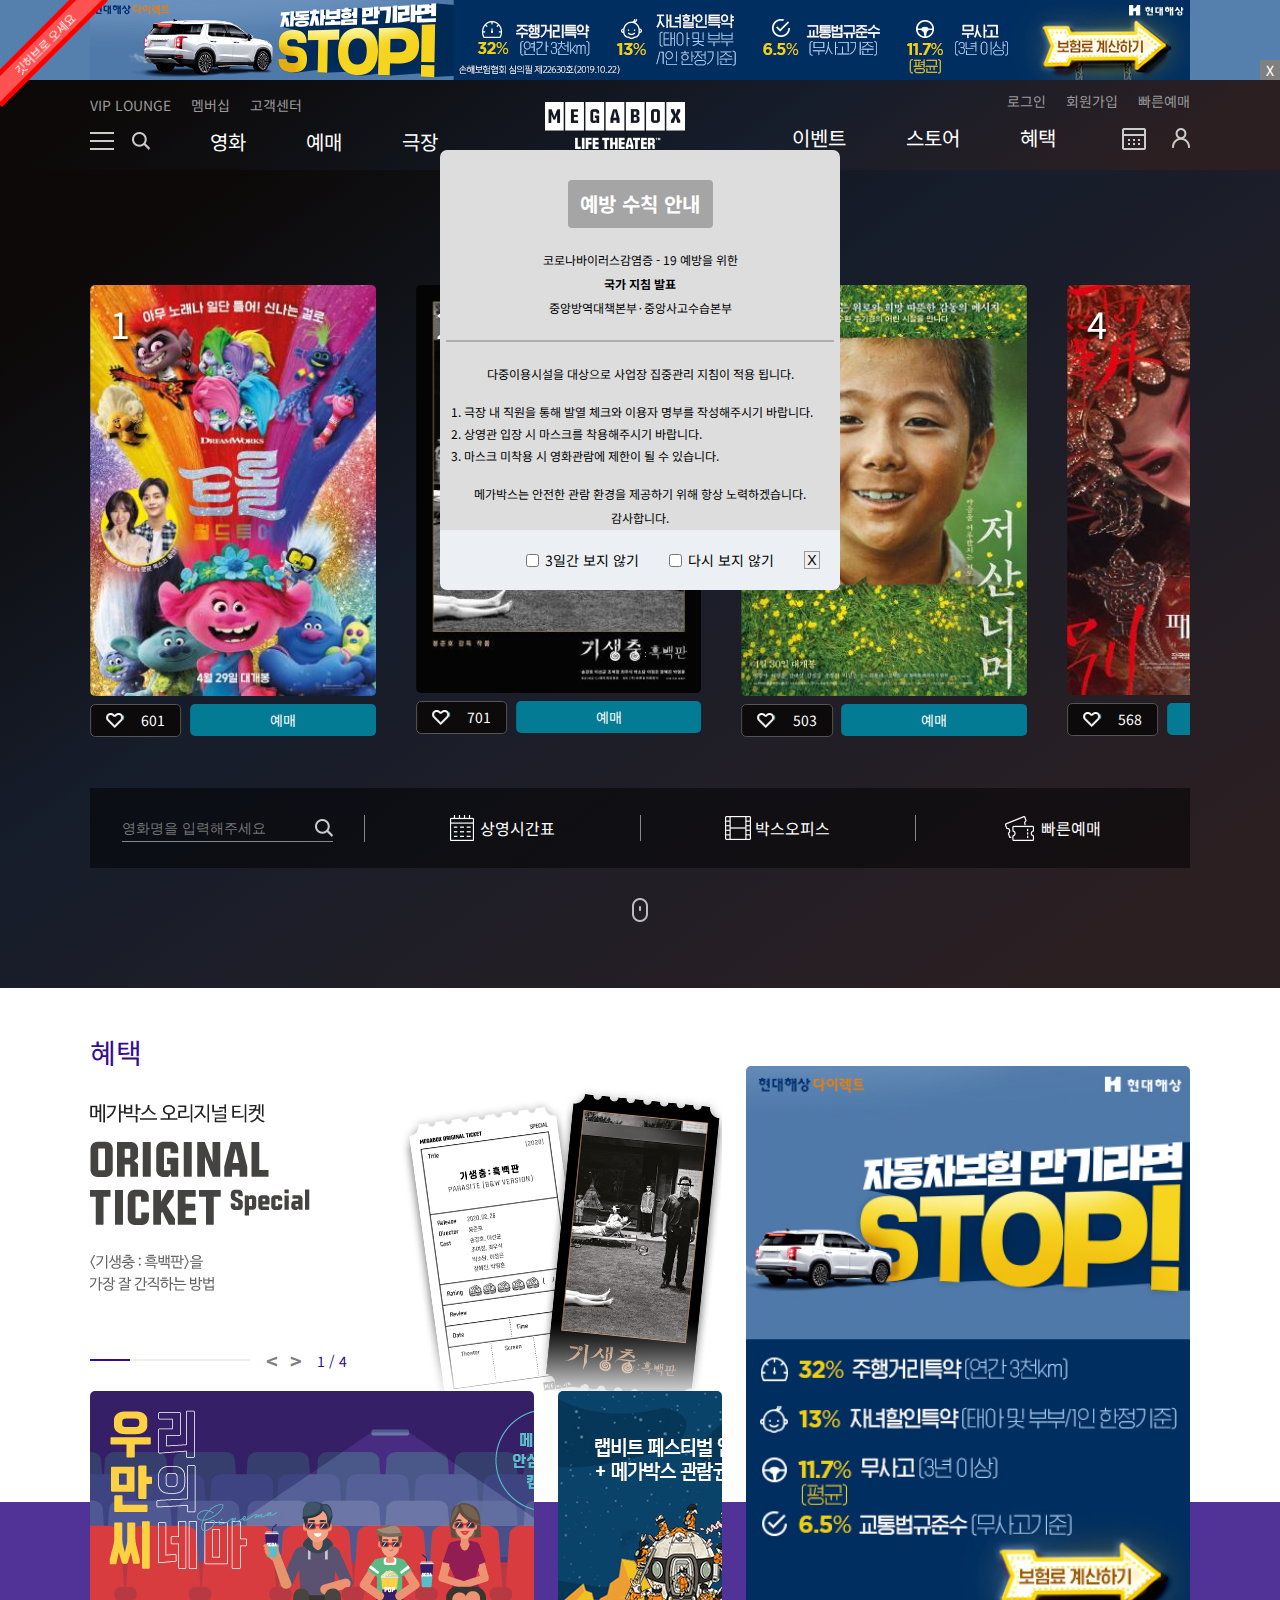
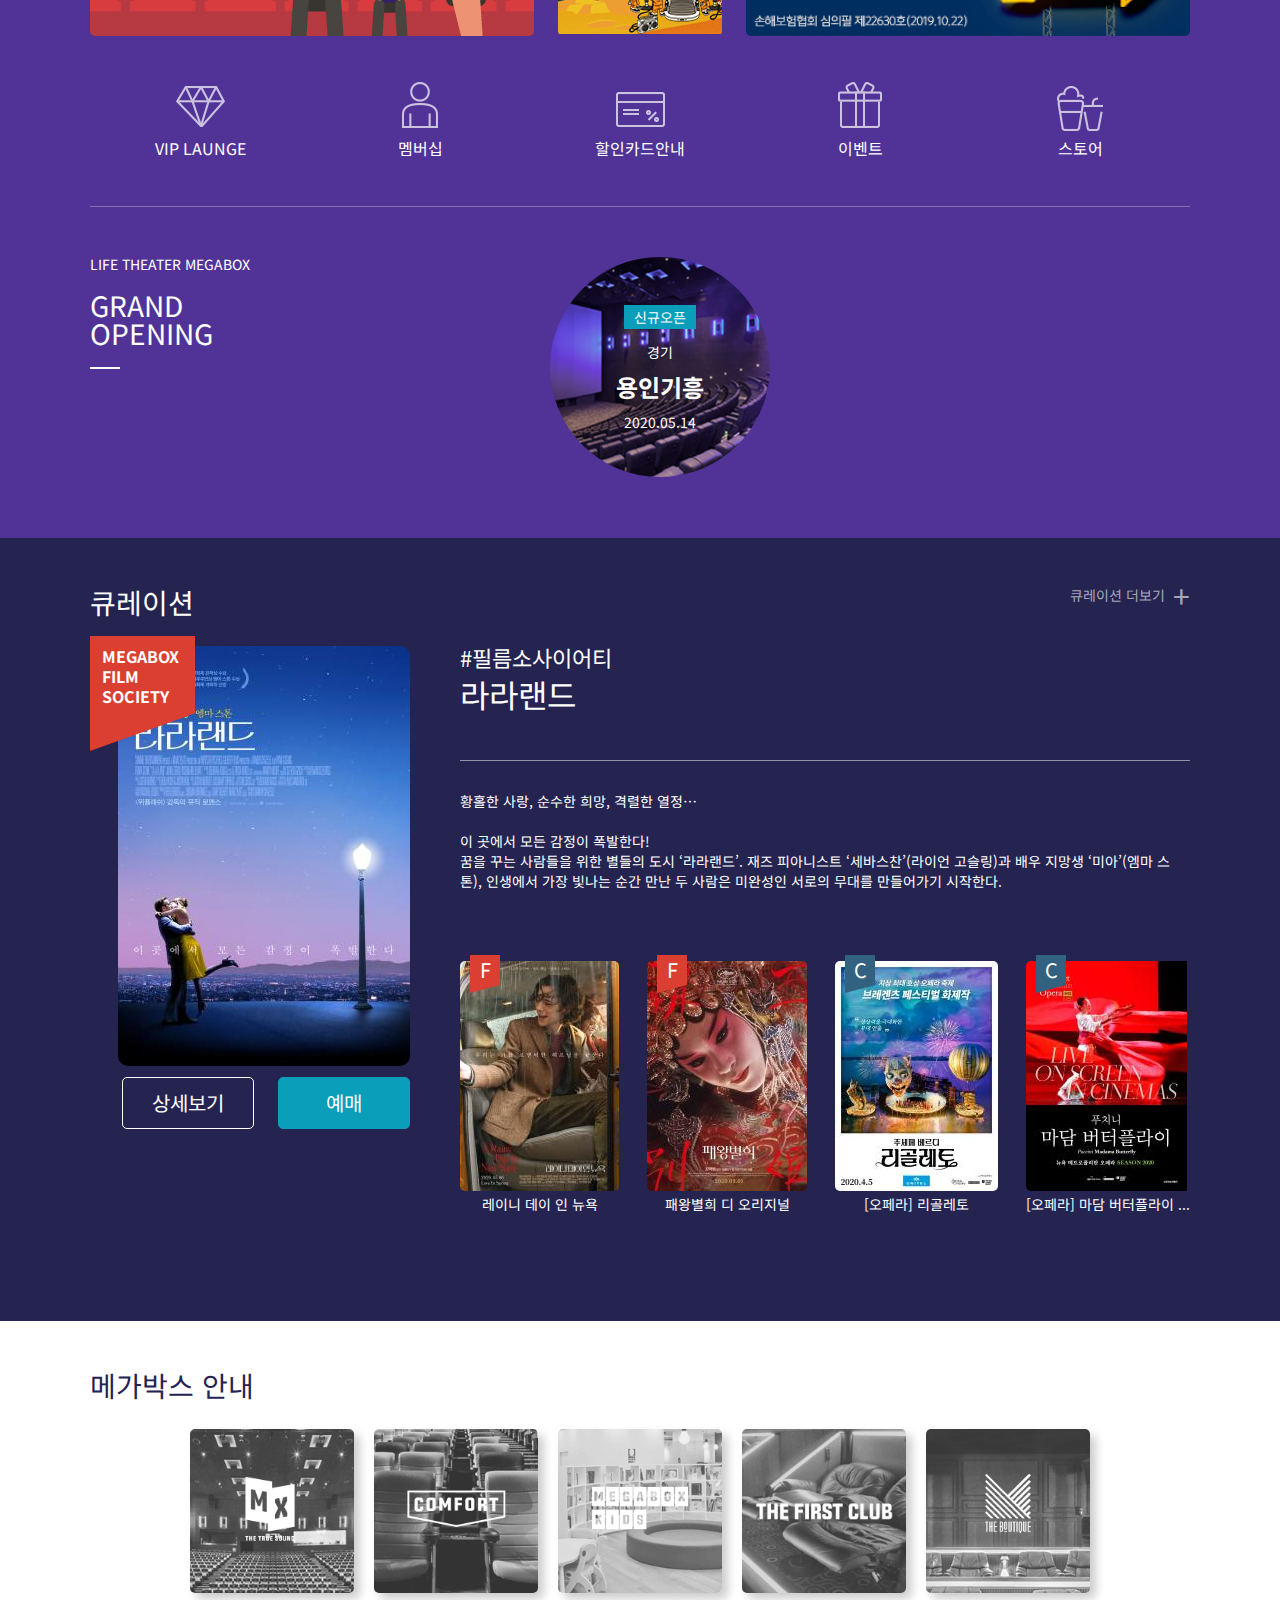
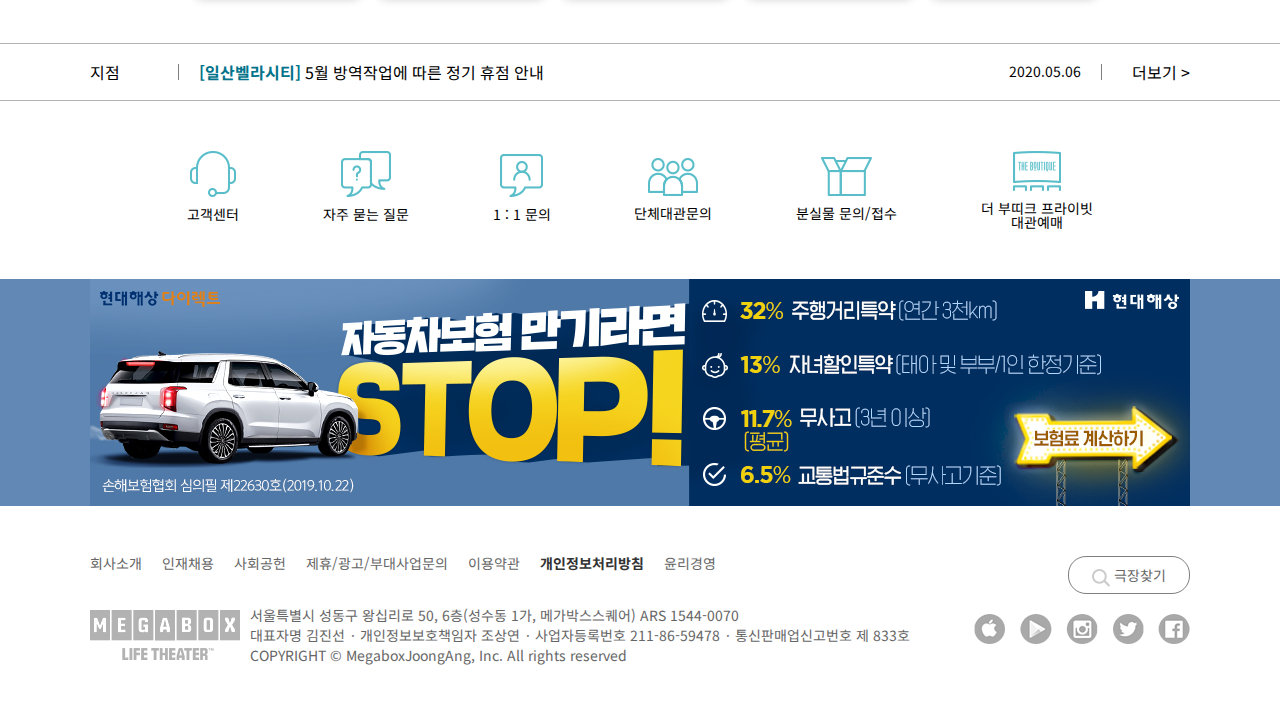
<file: index.html>
<!DOCTYPE html>
<html lang="ko">
<head>
  <meta charset="UTF-8">
  <meta name="viewport" content="width=device-width, initial-scale=1.0">
  <title>Document</title>
 
</head>
<body>
  <h1 id="h1"></h1>
</body>
 <script>
    var scrWidth=screen.width;
    // alert(scrWidth);
    if(scrWidth>=360 && scrWidth<1280){
      location.replace('mo/mobile_web.html');
    }else if(scrWidth>=1280){
      location.replace('pc_web.html');
    }else{
      document.getElementById('h1').innerHTML='<h1>지원하지 않는 브라우저 입니다.</h1>';
    }
  </script>
</html>
</file>
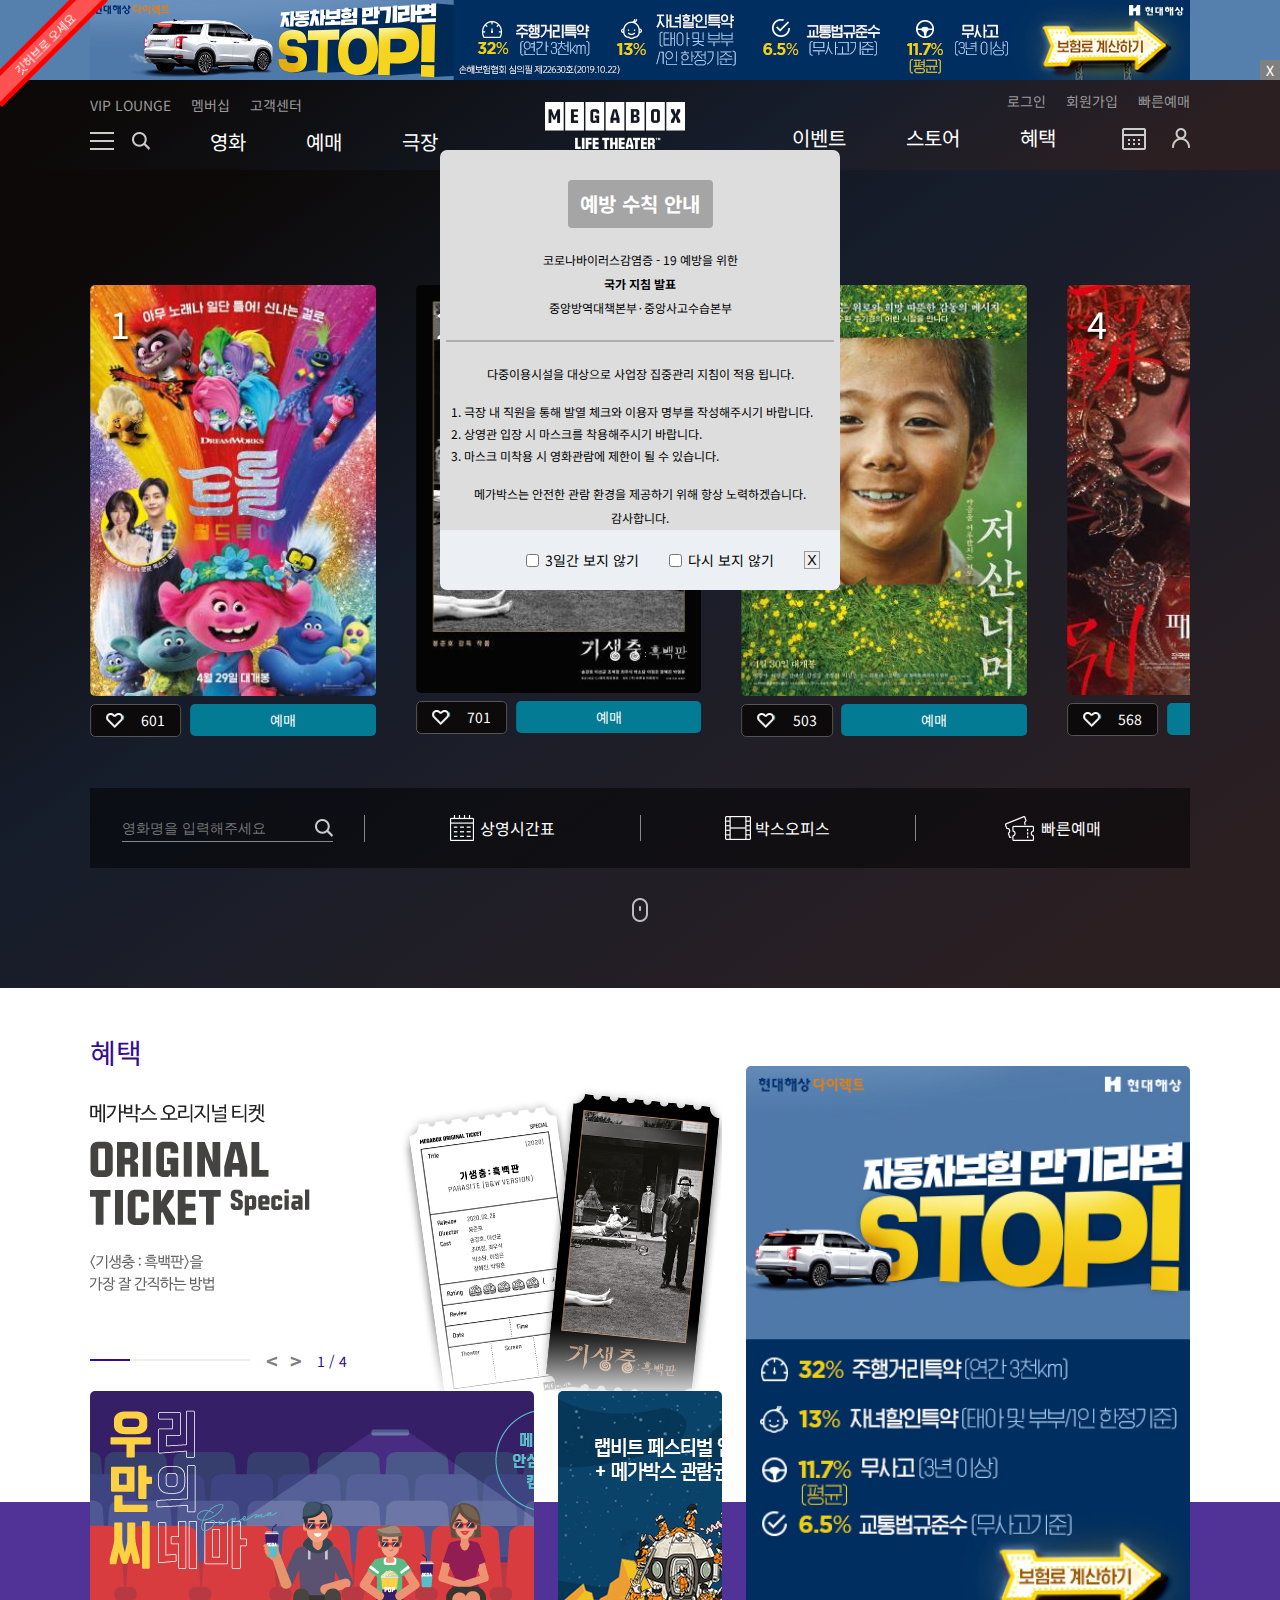
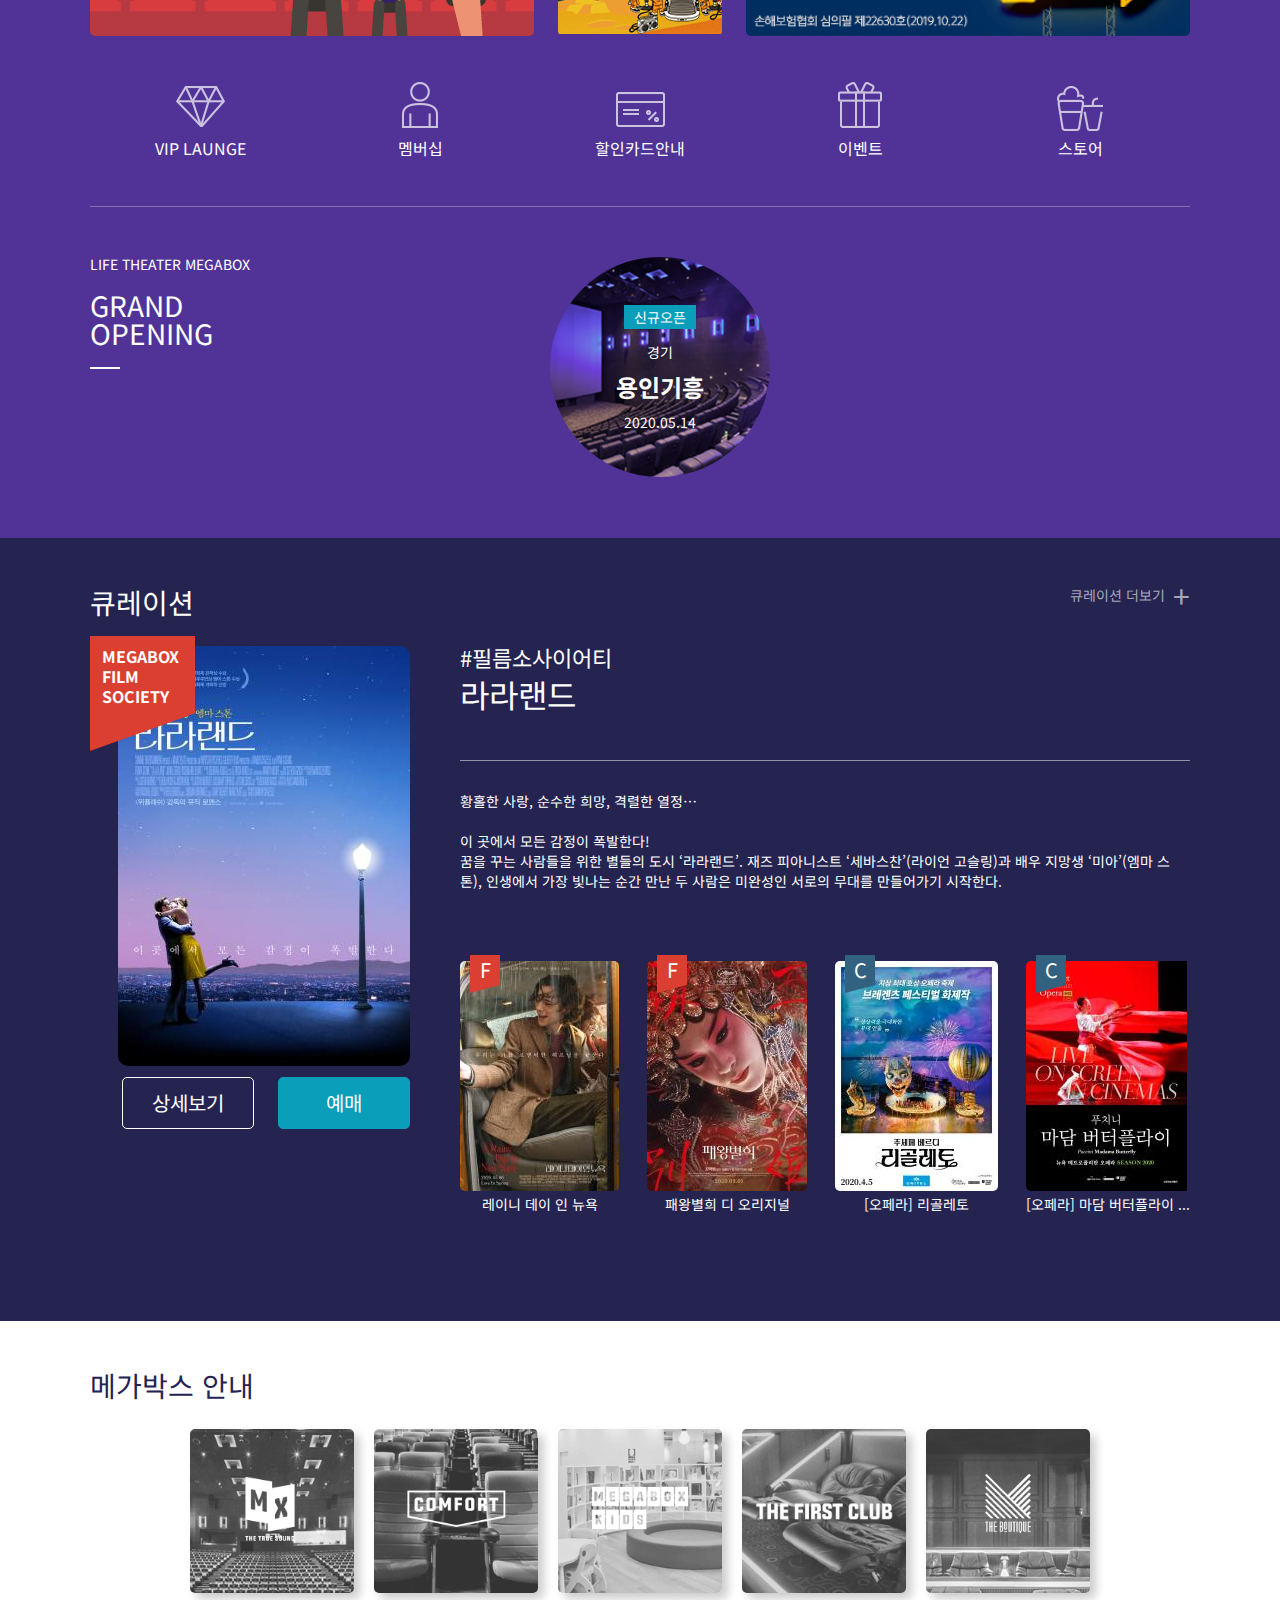
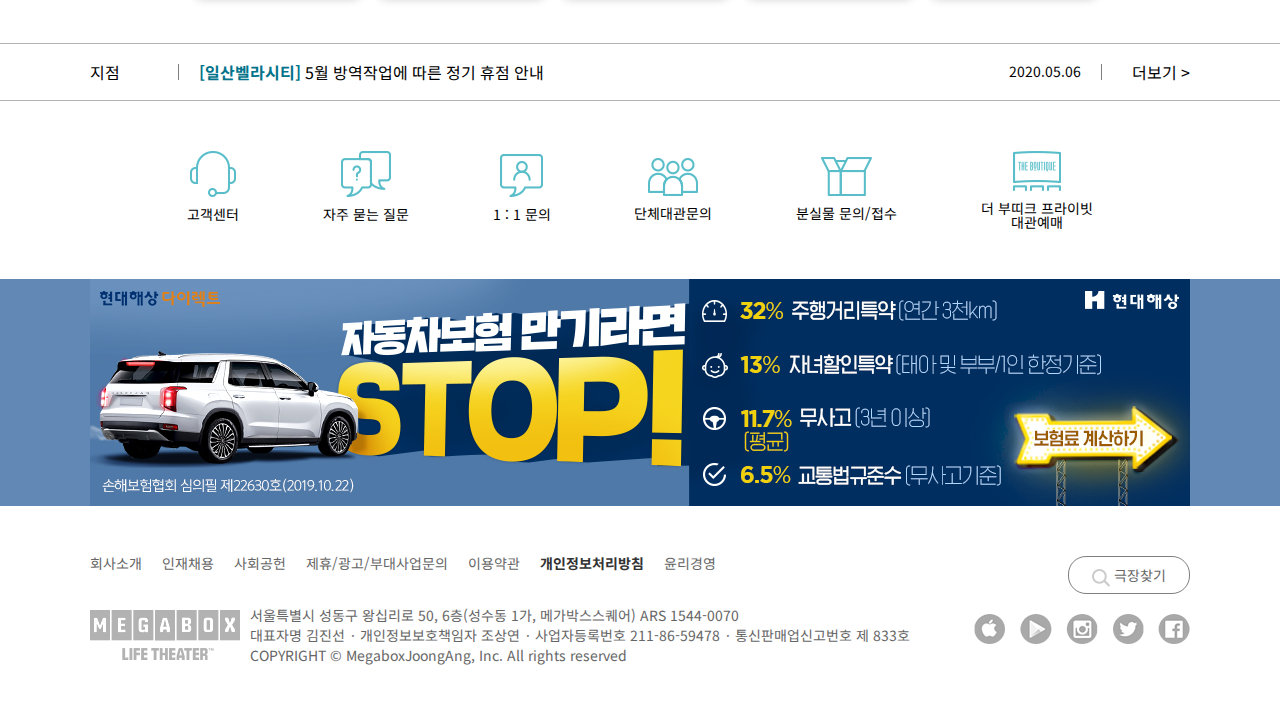
<file: pc_web.html>
<!DOCTYPE html>
<html lang="ko">
<head>
  <meta charset="UTF-8">
  <meta name="viewport" content="width=device-width, initial-scale=1.0">
  <!-- 제작자 -->
  <meta name="author" content="hong">
  <!-- 설명 -->
  <meta name="description" content="메가박스 사이트입니다.">
  <!-- 키워드 -->
  <meta name="keywords" content="메가박스, megabox, 영화, movie">
  <!-- 링크공유 -->
  <meta property="og:title" content="메가박스">
  <meta property="og:url" content="https://pam7462.github.io/megabox">
  <meta property="og:image" content="images/ogimage.png">
  <meta property="og:description" content="최고의 감동 메가박스와 함께 하세요">
  <!-- 파비콘 -->
  <link rel="shortcut icon" href="images/favicon.ico">
  <!-- jQuery   -->
  <script src="js/jquery-3.5.0.min.js"></script>
  <!-- swiper -->
  <link rel="stylesheet" href="css/swiper.min.css">
  <script src="js/swiper.min.js"></script>
  <script src="js/jquery.cookie.js"></script>

  <!-- my script -->
  <script src="js/skip.min.js"></script>
  <script src="js/banner.min.js"></script>
  <script src="js/pop_up_cookie.min.js"></script>
  <script src="js/login.min.js"></script>
  <script src="js/sitemap.min.js"></script>
  <script src="js/sub_position.min.js"></script>
  <script src="js/user_slider.min.js"></script>
  <script src="js/main.js"></script>
  
  <link rel="stylesheet" href="css/reset.css">

  <title>라이프시어터,메가박스</title>
  <link rel="stylesheet" href="css/header.css">
  <link rel="stylesheet" href="css/movie_chart.css">
  <link rel="stylesheet" href="css/bonus.css">
  <link rel="stylesheet" href="css/curation.css">
  <link rel="stylesheet" href="css/megabox_info.css">
  <link rel="stylesheet" href="css/bottom_banner.css">
  <link rel="stylesheet" href="css/footer.css">
</head>
<body>
  <!-- skip -->
  <div class="skip">
    <a href="#section">본문 바로가기</a>
    <a href="#footer">푸터 바로가기</a>
  </div>
  <div class="git_hub">
    <p>깃허브로 오세요</p>
  </div>

  <!-- login form -->
  <div class="login_form">
    <div class="content">
      <div class="login_tit clearfix">
        <p>로그인</p>
        <img src="images/close.png" alt="닫기" id="close">
      </div>
      <form>
        <input class="id_pass" type="text" placeholder="아이디">
        <input class="id_pass" type="password" placeholder="비밀번호">
        <input type="checkbox" id="save_id">
        <label for="save_id">아이디 저장</label>
        <input type="button" value="로그인">
      </form>
      <ul class="login_menu">
        <li>
          <a href="#">ID/PW찾기</a>
        </li>
        <li></li>
        <li>
          <a href="#">회원가입</a>
        </li>
        <li></li>
        <li>
          <a href="#">비회원 예매</a>
        </li>
      </ul>
      <ul class="sns_login">
        <li>
          <a href="#">
            <img src="images/ico-facebook.png" alt="facebook" title="페이스북 로그인">
          </a>
        </li>
        <li>
          <a href="#">
            <img src="images/ico-naver.png" alt="naver" title="네이버 로그인">
          </a>
        </li>
        <li>
          <a href="#">
            <img src="images/ico-kakao.png" alt="kakao" title="카카오 로그인">
          </a>
        </li>
        <li>
          <a href="#">
            <img src="images/ico-payco.png" alt="payco" title="페이코 로그인">
          </a>
        </li>
      </ul>
    </div>
  </div>

  <!-- wrap -->
  <div class="wrap">
    <!-- banner -->
    <div class="banner">
      <div class="banner01">
        <img src="images/banner01.jpg" alt="banner01">
        <div class="close">X</div>
      </div>
      <div class="banner02">
        <img src="images/banner02.jpg" alt="banner02">
        <div class="close">X</div>
      </div>
    </div>
    <!-- pop_up -->
    <div class="pop_up">
      <h3>예방 수칙 안내</h3>
      <p>
        코로나바이러스감염증 - 19 예방을 위한<br>
        <strong>국가 지침 발표</strong><br>
        중앙방역대책본부·중앙사고수습본부
      </p>
      <hr>
      <p>다중이용시설을 대상으로 사업장 집중관리 지침이 적용 됩니다.</p>
      <ol>
        <li>극장 내 직원을 통해 발열 체크와 이용자 명부를 작성해주시기 바랍니다.</li>
        <li>상영관 입장 시 마스크를 착용해주시기 바랍니다.</li>
        <li>마스크 미착용 시 영화관람에 제한이 될 수 있습니다.</li>
      </ol>
      <p>
        메가박스는 안전한 관람 환경을 제공하기 위해 항상 노력하겠습니다.<br>
        감사합니다.
      </p>
      <form>
        <input type="checkbox" id="day3">
        <label for="day3">3일간 보지 않기</label>
        <input type="checkbox" id="allday">
        <label for="allday">다시 보지 않기</label>
        <input type="button" value="X" id="close_btn">
      </form>
    </div>
    <!-- header -->
    <header class="header">
      <div class="container">
        <div class="content">
          <nav class="nav01">
            <ul class="top_nav">
              <li><a href="#" title="VIP LOUNGE">VIP LOUNGE</a></li>
              <li><a href="#" title="멤버십">멤버십</a></li>
              <li><a href="#" title="고객센터">고객센터</a></li>
            </ul>
            <ul class="bottom_nav">
              <li>
                <img src="images/hamburger.png" alt="토글메뉴" title="사이트맵" id="sitemap_btn">
                <div class="sitemap">
                  <div class="container">
                    <div class="content">
                      <h2>SITEMAP</h2>
                      <ul class="sitemap_menu">
                        <li>
                          <ul>
                            <li class="genre_tit">영화</li>
                            <li><a href="#">전체영화</a></li>
                            <li><a href="#">큐레이션</a></li>
                            <li><a href="#">영화제</a></li>
                            <li><a href="#">무비포스트</a></li>
                          </ul>
                        </li>
                        <li>
                          <ul>
                            <li class="genre_tit">예매</li>
                            <li><a href="#">빠른예매</a></li>
                            <li><a href="#">상영시간표</a></li>
                            <li><a href="#">더 부티크 프라이빗 예매</a></li>
                          </ul>
                        </li>
                        <li>
                          <ul>
                            <li class="genre_tit">극장</li>
                            <li><a href="#">전체극장</a></li>
                            <li><a href="#">특별관</a></li>
                          </ul>
                        </li>
                        <li>
                          <ul>
                            <li class="genre_tit">이벤트</li>
                            <li><a href="#">진행중 이벤트</a></li>
                            <li><a href="#">지난 이벤트</a></li>
                            <li><a href="#">담첨자발표</a></li>
                          </ul>
                        </li>
                        <li>
                          <ul>
                            <li class="genre_tit">스토어</li>
                            <li><a href="#">새로운 상품</a></li>
                            <li><a href="#">메가티켓</a></li>
                            <li><a href="#">팝콘/음료/굿즈</a></li>
                          </ul>
                        </li>
                        <li>
                          <ul>
                            <li class="genre_tit">나의 메가박스</li>
                            <li><a href="#">나의 메가박스 홈</a></li>
                            <li><a href="#">예매/구매내역</a></li>
                            <li><a href="#">영화관람권</a></li>
                            <li><a href="#">스토어교환권</a></li>
                            <li><a href="#">할인/제휴쿠폰</a></li>
                            <li><a href="#">멤버십포인트</a></li>
                            <li><a href="#">나의 무비스토리</a></li>
                            <li><a href="#">나의 이벤트 응모내역</a></li>
                            <li><a href="#">나의 문의내역</a></li>
                            <li><a href="#">자주쓰는 할인 카드</a></li>
                            <li><a href="#">회원정보</a></li>
                          </ul>
                        </li>
                        <li>
                          <ul>
                            <li class="genre_tit">혜택</li>
                            <li><a href="#">멤버십 안내</a></li>
                            <li><a href="#">VIP LOUNGE</a></li>
                            <li><a href="#">제휴/할인</a></li>
                          </ul>
                        </li>
                        <li>
                          <ul>
                            <li class="genre_tit">고객센터</li>
                            <li><a href="#">고객센터 홈</a></li>
                            <li><a href="#">자주묻는질문</a></li>
                            <li><a href="#">공지사항</a></li>
                            <li><a href="#">1:1문의</a></li>
                            <li><a href="#">단체/대관문의</a></li>
                            <li><a href="#">분실물문의</a></li>
                          </ul>
                        </li>
                        <li>
                          <ul>
                            <li class="genre_tit">회사소개</li>
                            <li><a href="#">메가박스소개</a></li>
                            <li><a href="#">사회공헌</a></li>
                            <li><a href="#">홍보자료</a></li>
                            <li><a href="#">제휴/부대사업문의</a></li>
                            <li><a href="#">온라인제보센터</a></li>
                            <li><a href="#">IR자료</a></li>
                            <li><a href="#">인재채용</a></li>
                            <li><a href="#">윤리경영</a></li>
                          </ul>
                        </li>
                        <li>
                          <ul>
                            <li class="genre_tit">이용정책</li>
                            <li><a href="#">이용약관</a></li>
                            <li><a href="#">개인정보처리방침</a></li>
                            <li><a href="#">스크린수배정에관한기준</a></li>
                          </ul>
                        </li>
                      </ul>
                    </div>
                  </div>
                </div>
              </li>
              <li>
                <a href="#" title="검색" class="border_none"><img src="images/search.png" alt="검색"></a>
              </li>
              <li>
                <a href="#" title="영화">영화</a>
                <ul class="sub_nav" id="movie_sub">
                  <li><a href="#">전체영화</a></li>
                  <li><a href="#">큐레이션</a></li>
                  <li><a href="#">무비포스트</a></li>
                </ul>
              </li>
              <li>
                <a href="#" title="예매">예매</a>
                <ul class="sub_nav" id="ticket_sub">
                  <li><a href="#">빠른예매</a></li>
                  <li><a href="#">상영시간표</a></li>
                  <li><a href="#">더 부티크 프라이빗 예매</a></li>
                </ul>
              </li>
              <li>
                <a href="#" title="극장">극장</a>
                <ul class="sub_nav" id="theater_sub">
                  <li><a href="#">전체극장</a></li>
                  <li><a href="#">특별관</a></li>
                </ul>
              </li>
            </ul>
          </nav>
          <div class="logo">
            <img src="images/white-logo.png" alt="화이트로고">
          </div>
          <nav class="nav02">
            <ul class="top_nav">
              <li><a href="#" title="로그인" id="login_btn">로그인</a></li>
              <li><a href="#" title="회원가입">회원가입</a></li>
              <li><a href="#" title="빠른예매">빠른예매</a></li>
            </ul>
            <ul class="bottom_nav">
              <li>
                <a href="#" title="이벤트">이벤트</a>
                <ul class="sub_nav" id="event_sub">
                  <li><a href="#">진행중 이벤트</a></li>
                  <li><a href="#">지난 이벤트</a></li>
                  <li><a href="#">당첨자발표</a></li>
                </ul>
              </li>
              <li>
                <a href="#" title="스토어" class="border_none">스토어</a>
              </li>
              <li>
                <a href="#" title="혜택">혜택</a>
                <ul class="sub_nav" id="bonus_sub">
                  <li><a href="#">메가박스 멤버십</a></li>
                  <li><a href="#">제휴 / 할인</a></li>
                </ul>
              </li>
              <li><a href="#" title="상영시간표" class="border_none"><img src="images/schedule.png" alt="상영시간표" id="schedule"></a></li>
              <li><a href="#" title="나의 메가박스" class="border_none"><img src="images/mymega.png" alt="나의 메가박스"></a></li>
            </ul>
          </nav>
        </div>
      </div>
    </header>

    <section class="section">
      <h2 style="display:none;">박스오피스</h2>
      <div class="container">
        <article class="alticle movie_chart">
          <div class="content">
            <h2>
              <a href="#">박스오피스</a>
            </h2>
            <div class="swiper-container">
              <div class="swiper-wrapper">
                <div class="swiper-slide slide01">
                  <ul>
                    <li class="poster">
                      <img src="images/poster01.jpg" alt="poster01">
                      <p class="poster_number">1</p>
                      <div class="poster_txt">
                        <p>
                          팝, 록, 클래식, 컨트리, 펑크, 테크노, K-POP까지<br>
                          세상의 모든 음악이 쏟아진다!<br>
                          노래와 춤을 즐기며 평화로운 나날을 보내던 팝 트롤 '파피'와 '브랜치' 그리고 친구들.<br>
                          어느 날 ‘파피’는 자신들 외에도
                        </p>
                        <p>관람평 <span> 9.1</span></p>
                      </div>
                      
                    </li>
                    <li class="poster_btn clearfix">
                      <div><span>하트</span> 601</div>
                      <div>예매</div>
                    </li>
                  </ul>
                </div>
                <div class="swiper-slide slide02">
                  <ul>
                    <li class="poster">
                      <img src="images/poster02.jpg" alt="poster02">
                      <p class="poster_number">2</p>
                      <div class="poster_txt">
                        <p>
                          팝, 록, 클래식, 컨트리, 펑크, 테크노, K-POP까지<br>
                          세상의 모든 음악이 쏟아진다!<br>
                          노래와 춤을 즐기며 평화로운 나날을 보내던 팝 트롤 '파피'와 '브랜치' 그리고 친구들.<br>
                          어느 날 ‘파피’는 자신들 외에도
                        </p>
                        <p>관람평 <span> 9.3</span></p>
                      </div>
                      
                    </li>
                    <li class="poster_btn clearfix">
                      <div><span>하트</span> 701</div>
                      <div>예매</div>
                    </li>
                  </ul>
                </div>
                <div class="swiper-slide slide03">
                  <ul>
                    <li class="poster">
                      <img src="images/poster03.jpg" alt="poster03">
                      <p class="poster_number">3</p>
                      <div class="poster_txt">
                        <p>
                          팝, 록, 클래식, 컨트리, 펑크, 테크노, K-POP까지<br>
                          세상의 모든 음악이 쏟아진다!<br>
                          노래와 춤을 즐기며 평화로운 나날을 보내던 팝 트롤 '파피'와 '브랜치' 그리고 친구들.<br>
                          어느 날 ‘파피’는 자신들 외에도
                        </p>
                        <p>관람평 <span> 8.9</span></p>
                      </div>
                      
                    </li>
                    <li class="poster_btn clearfix">
                      <div><span>하트</span> 503</div>
                      <div>예매</div>
                    </li>
                  </ul>
                </div>
                <div class="swiper-slide slide04">
                  <ul>
                    <li class="poster">
                      <img src="images/poster04.jpg" alt="poster04">
                      <p class="poster_number">4</p>
                      <div class="poster_txt">
                        <p>
                          팝, 록, 클래식, 컨트리, 펑크, 테크노, K-POP까지<br>
                          세상의 모든 음악이 쏟아진다!<br>
                          노래와 춤을 즐기며 평화로운 나날을 보내던 팝 트롤 '파피'와 '브랜치' 그리고 친구들.<br>
                          어느 날 ‘파피’는 자신들 외에도
                        </p>
                        <p>관람평 <span> 8.9</span></p>
                      </div>
                      
                    </li>
                    <li class="poster_btn clearfix">
                      <div><span>하트</span> 568</div>
                      <div>예매</div>
                    </li>
                  </ul>
                </div>
                <div class="swiper-slide slide05">
                  <ul>
                    <li class="poster">
                      <img src="images/poster05.jpg" alt="poster05">
                      <p class="poster_number">5</p>
                      <div class="poster_txt">
                        <p>
                          팝, 록, 클래식, 컨트리, 펑크, 테크노, K-POP까지<br>
                          세상의 모든 음악이 쏟아진다!<br>
                          노래와 춤을 즐기며 평화로운 나날을 보내던 팝 트롤 '파피'와 '브랜치' 그리고 친구들.<br>
                          어느 날 ‘파피’는 자신들 외에도
                        </p>
                        <p>관람평 <span> 6.8</span></p>
                      </div>
                      
                    </li>
                    <li class="poster_btn clearfix">
                      <div><span>하트</span> 124</div>
                      <div>예매</div>
                    </li>
                  </ul>
                </div>
                <div class="swiper-slide slide06">
                  <ul>
                    <li class="poster">
                      <img src="images/poster06.jpg" alt="poster06">
                      <p class="poster_number">6</p>
                      <div class="poster_txt">
                        <p>
                          팝, 록, 클래식, 컨트리, 펑크, 테크노, K-POP까지<br>
                          세상의 모든 음악이 쏟아진다!<br>
                          노래와 춤을 즐기며 평화로운 나날을 보내던 팝 트롤 '파피'와 '브랜치' 그리고 친구들.<br>
                          어느 날 ‘파피’는 자신들 외에도
                        </p>
                        <p>관람평 <span> 9.3</span></p>
                      </div>
                      
                    </li>
                    <li class="poster_btn clearfix">
                      <div><span>하트</span> 912</div>
                      <div>예매</div>
                    </li>
                  </ul>
                </div>
                <div class="swiper-slide slide07">
                  <ul>
                    <li class="poster">
                      <img src="images/poster07.jpg" alt="poster07">
                      <p class="poster_number">7</p>
                      <div class="poster_txt">
                        <p>
                          팝, 록, 클래식, 컨트리, 펑크, 테크노, K-POP까지<br>
                          세상의 모든 음악이 쏟아진다!<br>
                          노래와 춤을 즐기며 평화로운 나날을 보내던 팝 트롤 '파피'와 '브랜치' 그리고 친구들.<br>
                          어느 날 ‘파피’는 자신들 외에도
                        </p>
                        <p>관람평 <span> 8.8</span></p>
                      </div>
                      
                    </li>
                    <li class="poster_btn clearfix">
                      <div><span>하트</span> 103</div>
                      <div>예매</div>
                    </li>
                  </ul>
                </div>
                <div class="swiper-slide slide08">
                  <ul>
                    <li class="poster">
                      <img src="images/poster08.jpg" alt="poster08">
                      <p class="poster_number">8</p>
                      <div class="poster_txt">
                        <p>
                          팝, 록, 클래식, 컨트리, 펑크, 테크노, K-POP까지<br>
                          세상의 모든 음악이 쏟아진다!<br>
                          노래와 춤을 즐기며 평화로운 나날을 보내던 팝 트롤 '파피'와 '브랜치' 그리고 친구들.<br>
                          어느 날 ‘파피’는 자신들 외에도
                        </p>
                        <p>관람평 <span> 8.7</span></p>
                      </div>
                      
                    </li>
                    <li class="poster_btn clearfix">
                      <div><span>하트</span> 818</div>
                      <div>예매</div>
                    </li>
                  </ul>
                </div>
                <div class="swiper-slide slide09">
                  <ul>
                    <li class="poster">
                      <img src="images/poster09.jpg" alt="poster09">
                      <p class="poster_number">9</p>
                      <div class="poster_txt">
                        <p>
                          팝, 록, 클래식, 컨트리, 펑크, 테크노, K-POP까지<br>
                          세상의 모든 음악이 쏟아진다!<br>
                          노래와 춤을 즐기며 평화로운 나날을 보내던 팝 트롤 '파피'와 '브랜치' 그리고 친구들.<br>
                          어느 날 ‘파피’는 자신들 외에도
                        </p>
                        <p>관람평 <span> 9.1</span></p>
                      </div>
                      
                    </li>
                    <li class="poster_btn clearfix">
                      <div><span>하트</span> 601</div>
                      <div>예매</div>
                    </li>
                  </ul>
                </div>
                <div class="swiper-slide slide10">
                  <ul>
                    <li class="poster">
                      <img src="images/poster10.jpg" alt="poster10">
                      <p class="poster_number">10</p>
                      <div class="poster_txt">
                        <p>
                          팝, 록, 클래식, 컨트리, 펑크, 테크노, K-POP까지<br>
                          세상의 모든 음악이 쏟아진다!<br>
                          노래와 춤을 즐기며 평화로운 나날을 보내던 팝 트롤 '파피'와 '브랜치' 그리고 친구들.<br>
                          어느 날 ‘파피’는 자신들 외에도
                        </p>
                        <p>관람평 <span> 8.4</span></p>
                      </div>
                      
                    </li>
                    <li class="poster_btn clearfix">
                      <div><span>하트</span> 643</div>
                      <div>예매</div>
                    </li>
                  </ul>
                </div>
                <div class="swiper-slide slide11">
                  <ul>
                    <li class="poster">
                      <img src="images/poster11.jpg" alt="poster11">
                      <p class="poster_number">11</p>
                      <div class="poster_txt">
                        <p>
                          팝, 록, 클래식, 컨트리, 펑크, 테크노, K-POP까지<br>
                          세상의 모든 음악이 쏟아진다!<br>
                          노래와 춤을 즐기며 평화로운 나날을 보내던 팝 트롤 '파피'와 '브랜치' 그리고 친구들.<br>
                          어느 날 ‘파피’는 자신들 외에도
                        </p>
                        <p>관람평 <span> 7.9</span></p>
                      </div>
                      
                    </li>
                    <li class="poster_btn clearfix">
                      <div><span>하트</span> 427</div>
                      <div>예매</div>
                    </li>
                  </ul>
                </div>
                <div class="swiper-slide slide12">
                  <ul>
                    <li class="poster">
                      <img src="images/poster12.jpg" alt="poster12">
                      <p class="poster_number">12</p>
                      <div class="poster_txt">
                        <p>
                          팝, 록, 클래식, 컨트리, 펑크, 테크노, K-POP까지<br>
                          세상의 모든 음악이 쏟아진다!<br>
                          노래와 춤을 즐기며 평화로운 나날을 보내던 팝 트롤 '파피'와 '브랜치' 그리고 친구들.<br>
                          어느 날 ‘파피’는 자신들 외에도
                        </p>
                        <p>관람평 <span> 8.5</span></p>
                      </div>
                      
                    </li>
                    <li class="poster_btn clearfix">
                      <div><span>하트</span> 447</div>
                      <div>예매</div>
                    </li>
                  </ul>
                </div>
              </div>
            </div>
            <ul class="quick_movie_menu">
              <li>
                <input type="text" placeholder="영화명을 입력해주세요">
              </li>
              <li>
                <a href="#">상영시간표</a>
              </li>
              <li>
                <a href="#">박스오피스</a>
              </li>
              <li>
                <a href="#">빠른예매</a>
              </li>
            </ul>
            <div class="mouse_ani">
              <img src="images/ico-mouse.png" alt="mouse">
            </div>
          </div>
        </article>
      </div>
    </section>

    <section class="bonus">
      <h2 style="display:none;">혜택</h2>
      <div class="container">
        <article class="article art_banner">
          <h3>혜택</h3>
          <div class="content grid_par">
            <div id="grid_child01">
              <div class="img00 active">
                <img src="images/bonus00.jpg" alt="보너스00">
              </div>
              <div class="img01">
                <img src="images/bonus01.jpg" alt="보너스01">
              </div>
              <div class="img02">
                <img src="images/bonus00.jpg" alt="보너스02">
              </div>
              <div class="img03">
                <img src="images/bonus03.jpg" alt="보너스03">
              </div>
              <ul>
                <li id="img_bar">
                  <div class="img_bar_par">
                    <div class="active">1</div>
                    <div>2</div>
                    <div>3</div>
                    <div>4</div>
                  </div>
                </li>
                <li id="img_btn">
                  <span id="prev">&lt&nbsp&nbsp</span>
                  <span id="next"> &gt</span>
                </li>
                <li id="img_num">
                  <span id=page>1</span>
                  <span>&nbsp/&nbsp</span>
                  <span id="pages">4</span>
                </li>
              </ul>
              
            </div>
            <div id="grid_child02">
              <div class="img00 active">
                <img src="images/bonus_right00.jpg" alt="보너스00">
              </div>
              <div class="img01">
                <img src="images/bonus_right01.jpg" alt="보너스01">
              </div>
              <div class="img02">
                <img src="images/bonus_right02.jpg" alt="보너스02">
              </div>
              <div class="img03">
                <img src="images/bonus_right03.jpg" alt="보너스03">
              </div>
            </div>
            <div id="grid_child03">
              <img src="images/bonus_banner00.jpg" alt="보너스베너00">
            </div>
            <div id="grid_child04">
              <img src="images/bonus_banner01.jpg" alt="보너스베너01">
            </div>
            <div id="grid_child05">
              <img src="images/bonus_banner02.jpg" alt="보너스베너02">
            </div>
          </div>
        </article>
        <article class="article bonus_quick_menu">
          <ul class="content ico_par clearfix">
            <li>
              <a href="#">
                <img src="images/ico-bonus00.png" alt="보너스아이콘00">
                <p>VIP LAUNGE</p>
              </a>
            </li>
            <li>
              <a href="#">
                <img src="images/ico-bonus01.png" alt="보너스아이콘01">
                <p>멤버십</p>
              </a>
            </li>
            <li>
              <a href="#">
                <img src="images/ico-bonus02.png" alt="보너스아이콘02">
                <p>할인카드안내</p>
              </a>
            </li>
            <li>
              <a href="#">
                <img src="images/ico-bonus03.png" alt="보너스아이콘03">
                <p>이벤트</p>
              </a>
            </li>
            <li>
              <a href="#">
                <img src="images/ico-bonus04.png" alt="보너스아이콘04">
                <p>스토어</p>
              </a>
            </li>            
          </ul>
        </article>
        <article class="article grand_open">
          <div class="contents clearfix">
            <div class="grand_txt">
              <p>LIFE THEATER MEGABOX</p>
              <h3>
                GRAND<br>
                OPENING
              </h3>
              <hr>
            </div>
            <div class="grand_img">
              <div>
                <img src="images/bg-theater-new.jpg" alt="그랜드오폰극장">
              </div>
              <div>
                화이트
              </div>
              <div>
                <p class="open_tit">신규오픈</p>
                <p class="open_sec1">경기</p>
                <p class="open_sec2">용인기흥</p>
                <p class="open_date">2020.05.14</p>
              </div>
            </div>
          </div>
        </article>
      </div>
    </section>

    <section class="curation">
      <div class="container">
        <div class="content">
          <div class="tit">
            <h2>큐레이션</h2>
            <p><span>큐레이션 더보기</span><span>+</span></p>
          </div>
          <div class="curation_content">
            <div class="curation_left">
              <div class="left_img">
                <img src="images/poster07.jpg" alt="라라랜드">
              </div>
              <div class="left_btn clearfix">
                <p class="view">상세보기</p>
                <p class="ticket">예매</p>
              </div>
              <div class="left_over">
                <div class="left_over_txt">
                  <h4>
                    MEGABOX<br>
                    FILM<br>
                    SOCIETY
                  </h4>
                </div>
                <div class="left_over_base">
                </div>
              </div>
            </div>
            <div class="curation_right">
              <h3>#필름소사이어티</h3>
              <h2>라라랜드</h2>
              <hr>
              <p>황홀한 사랑, 순수한 희망, 격렬한 열정…</p>
              <p>
                이 곳에서 모든 감정이 폭발한다!<br>
                꿈을 꾸는 사람들을 위한 별들의 도시 ‘라라랜드’. 재즈 피아니스트 ‘세바스찬’(라이언 고슬링)과 배우 지망생 ‘미아’(엠마 스톤), 인생에서 가장 빛나는 순간 만난 두 사람은 미완성인 서로의 무대를 만들어가기 시작한다.
              </p>
              <ul class="curation_poster">
                <li>
                  <div class="curation_poster_img">
                    <img src="images/curation_poster00.jpg" alt="큐레이션01">
                  </div>
                  <div class="curation_poster_txt">
                    <p>레이니 데이 인 뉴욕</p>
                  </div>
                  <div class="curation_poster_over">
                    <p class="f_color">F</p>
                    <p></p>
                  </div>
                </li>
                <li>
                  <div class="curation_poster_img">
                    <img src="images/curation_poster01.jpg" alt="큐레이션02">
                  </div>
                  <div class="curation_poster_txt">
                    <p>패왕별희 디 오리지널</p>
                  </div>
                  <div class="curation_poster_over">
                    <p class="f_color">F</p>
                    <p></p>
                  </div>
                </li>
                <li>
                  <div class="curation_poster_img">
                    <img src="images/curation_poster02.jpg" alt="큐레이션03">
                  </div>
                  <div class="curation_poster_txt">
                    <p>[오페라] 리골레토</p>
                  </div>
                  <div class="curation_poster_over">
                    <p class="c_color">C</p>
                    <p class="c_border"></p>
                  </div>
                </li>
                <li>
                  <div class="curation_poster_img">
                    <img src="images/curation_poster03.jpg" alt="큐레이션04">
                  </div>
                  <div class="curation_poster_txt">
                    <p>[오페라] 마담 버터플라이 ...</p>
                  </div>
                  <div class="curation_poster_over">
                    <p class="c_color">C</p>
                    <p class="c_border"></p>
                  </div>
                </li>
              </ul>
            </div>
          </div>
        </div>
      </div>
    </section>

    <section class="megabox_info">
      <article>
        <div class="container">
            <div class="content">
              <h2>메가박스 안내</h2>
              <ul class="megabox_info_img">
                <li>
                  <a href="#">
                    <img src="images/megainfo00.png" alt="인포00">
                  </a>
                </li>
                <li>
                  <a href="#">
                    <img src="images/megainfo01.png" alt="인포01">
                  </a>
                </li>
                <li>
                  <a href="#">
                    <img src="images/megainfo02.png" alt="인포02">
                  </a>
                </li>
                <li>
                  <a href="#">
                    <img src="images/megainfo03.png" alt="인포03">
                  </a>
                </li>
                <li>
                  <a href="#">
                    <img src="images/megainfo04.png" alt="인포04">
                  </a>
                </li>
              </ul>
            </div>
        </div>
      </article>
      <article>
        <div class="container">
          <div class="content">
            <ul class="notice">
              <li>
                <p>지점</p>
              </li>
              <li class="clearfix">
                <p style="float:left;">
                    <span class="notice_color">[일산벨라시티]</span>
                    <span>
                      <a href="#">5월 방역작업에 따른 정기 휴점 안내</a>  
                    </span>
                  </p>
                  <p style="float:right;" class="notice_date">2020.05.06</p>
              </li>
              <li>
                <a href="#">더보기 ></a>
              </li>
            </ul>
          </div>
        </div>
      </article>
      <article>
        <div class="container">
          <div class="content">
            <ul class="megabox_info_quicknav">
              <li>
                <a href="#">
                  <img src="images/ico-megainfo05.png" alt="info00">
                  <p>고객센터</p>
                </a>
                </li>
                <li>
                  <a href="#">
                    <img src="images/ico-megainfo04.png" alt="info01">
                    <p>자주 묻는 질문</p>
                  </a>
                </li>
                <li>
                  <a href="#">
                    <img src="images/ico-megainfo03.png" alt="info03">
                    <p>1 : 1 문의</p>
                  </a>
                </li>
                <li>
                  <a href="#">
                    <img src="images/ico-megainfo02.png" alt="info04">
                    <p>단체대관문의</p>
                  </a>
                </li>
                <li>
                  <a href="#">
                    <img src="images/ico-megainfo01.png" alt="info05">
                    <p>분실물 문의/접수</p>
                  </a>
                </li>
                <li>
                  <a href="#">
                    <img src="images/ico-megainfo00.png" alt="info06">
                    <p>더 부띠크 프라이빗<br>대관예매</p>
                  </a>
                </li>
            </ul>
          </div>
        </div>
      </article>
    </section>

    <section class="bottom_banner">
      <img src="images/bottom_banner.jpg" alt="아래베너">
    </section>

    <footer class="footer">
      <div class="container">
        <div class="content clearfix">
          <div class="footer_left" style="float:left;">
            <ul class="footer_nav">
              <li>
                <a href="#" title="회사소개 페이지로 이동">회사소개</a>
              </li>
              <li>
                <a href="#" title="인재채용 페이지로 이동">인재채용</a>
              </li>
              <li>
                <a href="#" title="사회공헌 페이지로 이동">사회공헌</a>
              </li>
              <li>
                <a href="#" title="제휴/광고/부대사업문의 페이지로 이동">제휴/광고/부대사업문의</a>
              </li>
              <li>
                <a href="#" title="이용약관 페이지로 이동">이용약관</a>
              </li>
              <li>
                <a href="#" title="개인정보처리방침 페이지로 이동">
                  <strong>개인정보처리방침</strong>
                </a>
              </li>
              <li>
                <a href="#" title="윤리경영 페이지로 이동">윤리경영</a>
              </li>
            </ul> 
            <div class="footer_bottom">
              <div class="footer_logo">
                <img src="images/logo-opacity.png" alt="푸터로고">
              </div>
              <address>
                <p>
                  서울특별시 성동구 왕십리로 50, 6층(성수동 1가, 메가박스스퀘어) ARS 1544-0070<br>
                  대표자명 김진선 · 개인정보보호책임자 조상연 · 사업자등록번호 211-86-59478 · 통신판매업신고번호 제 833호<br>
                  COPYRIGHT © MegaboxJoongAng, Inc. All rights reserved
                </p>
              </address>
            </div> 
          </div>
          <div class="footer_right" style="float:right;">
            <div class="footer_search">
              <a href="#">
                <img src="images/ico-search-white.png" alt="서치아이콘">
                극장찾기
              </a>
            </div>
            <ul class="footer_sns">
              <li>
                <a href="#" title="MEGABOX 앱스토어로 이동">
                  <img src="images/ico-footer00.png" alt="apple">
                </a>
              </li>
              <li>
                <a href="#" title="MEGABOX 구글플레이로 이동">
                  <img src="images/ico-footer01.png" alt="google play">
                </a>
              </li>
              <li>
                <a href="#" title="MEGABOX 인스타로 이동">
                  <img src="images/ico-footer02.png" alt="인스타">
                </a>
              </li>
              <li>
                <a href="#" title="MEGABOX 트위터로 이동">
                  <img src="images/ico-footer03.png" alt="트위터">
                </a>
              </li>
              <li>
                <a href="#" title="MEGABOX 페이스북으로 이동">
                  <img src="images/ico-footer04.png" alt="페이스북">
                </a>
              </li>
            </ul>
          </div>
        </div>
      </div>
    </footer>
  </div>

</body>
<script>
  main();
</script>
</html>
</file>
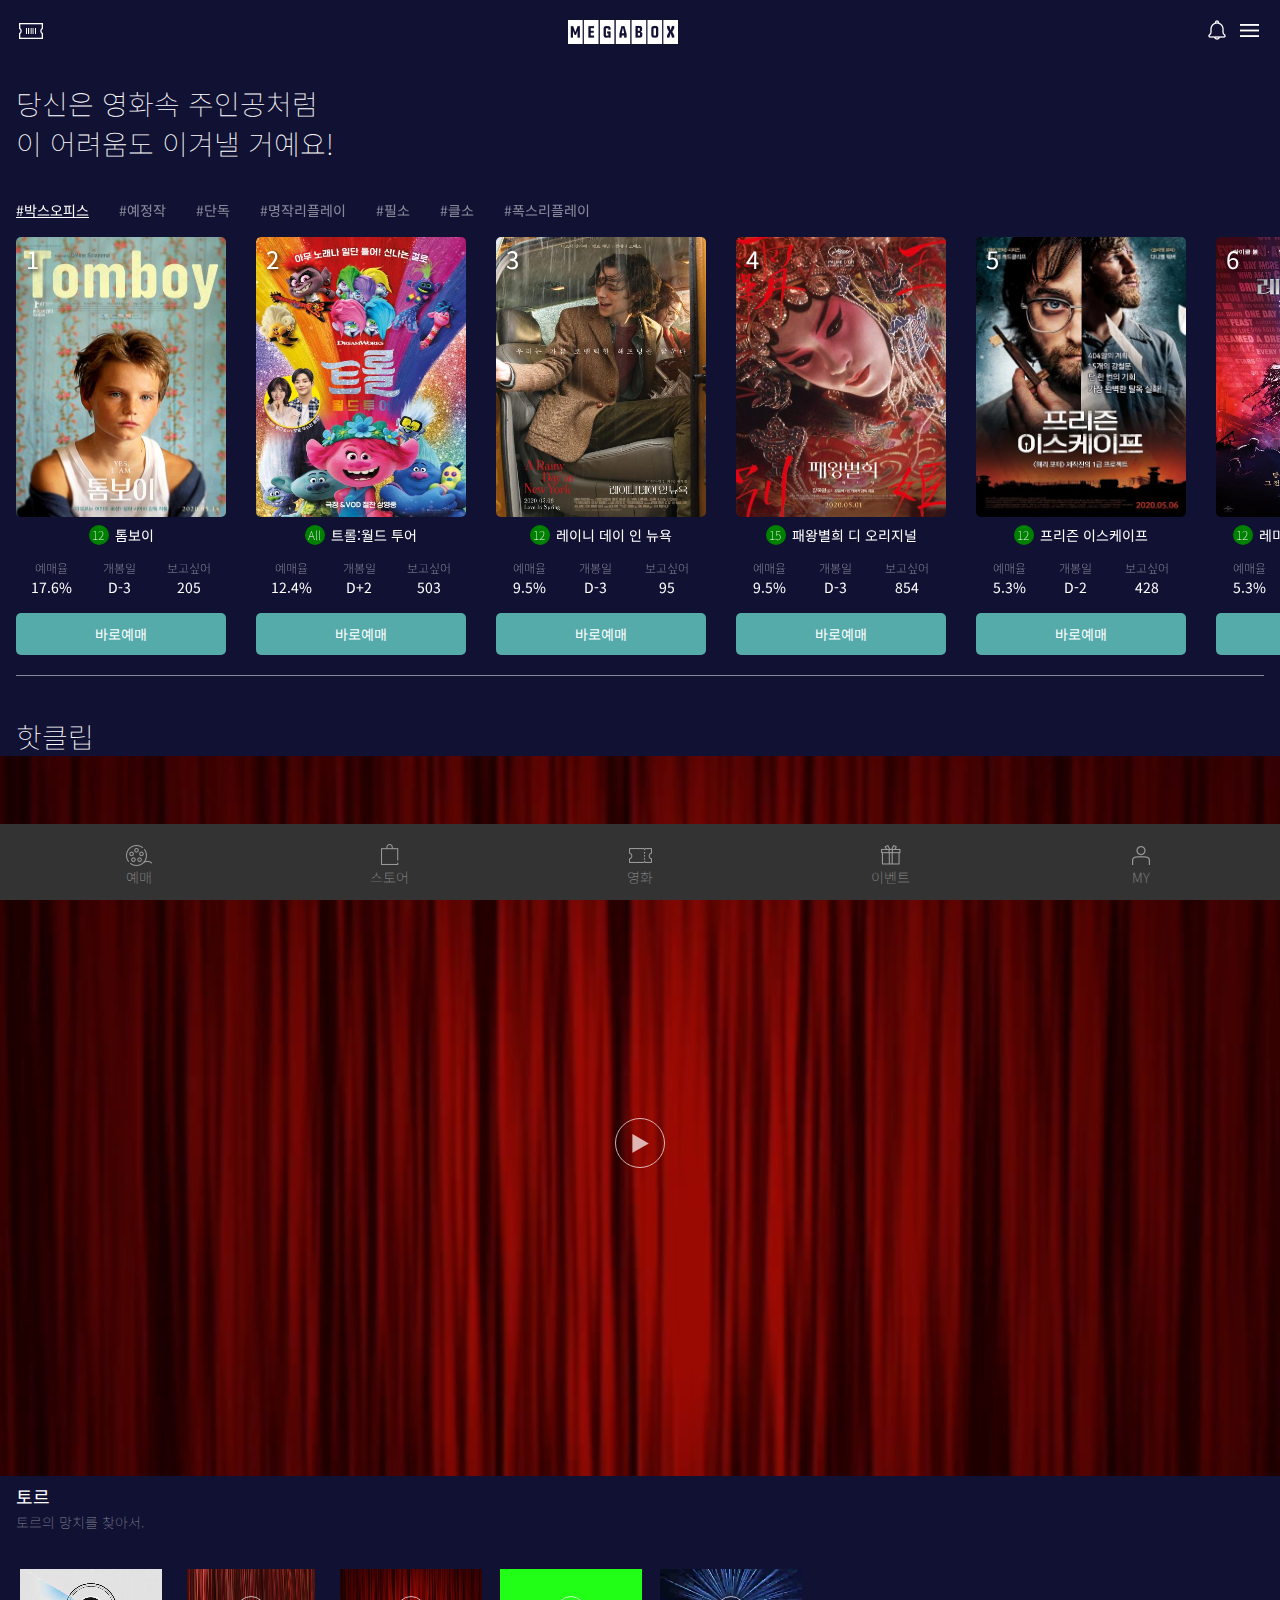
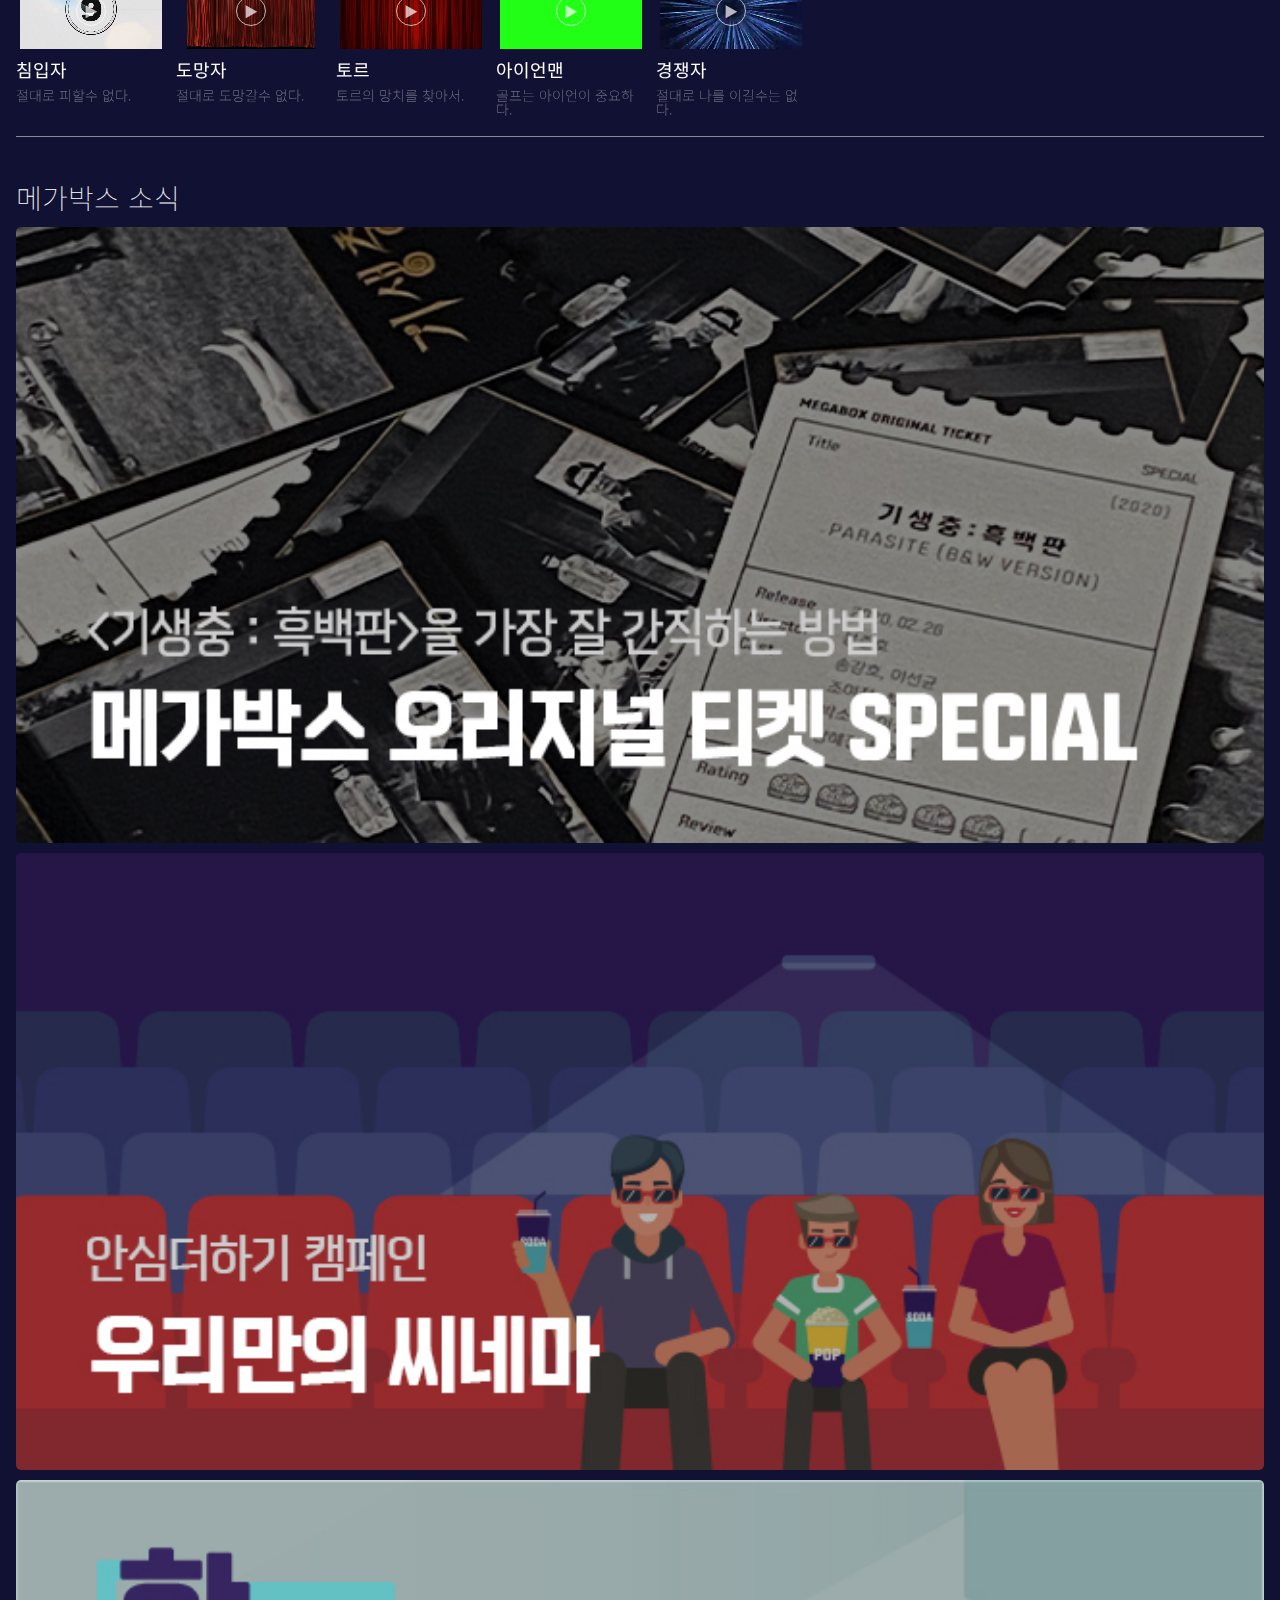
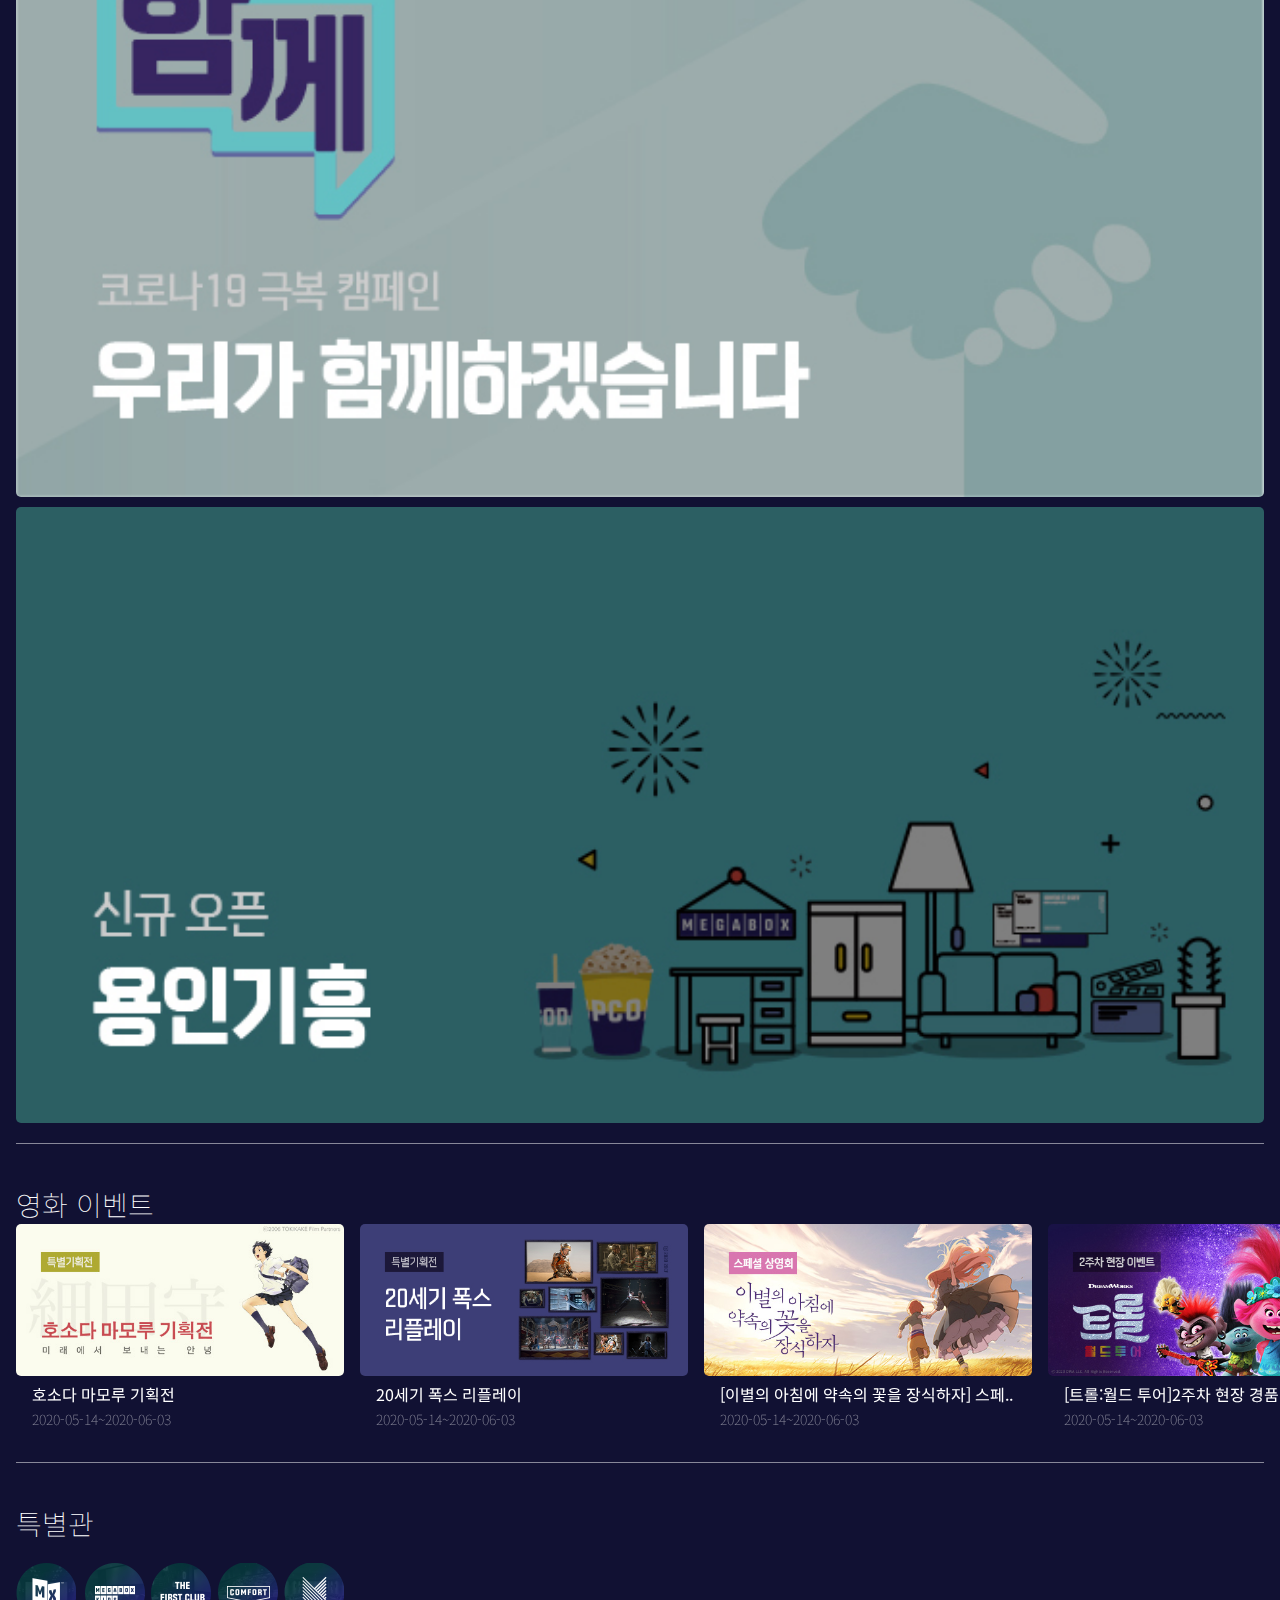
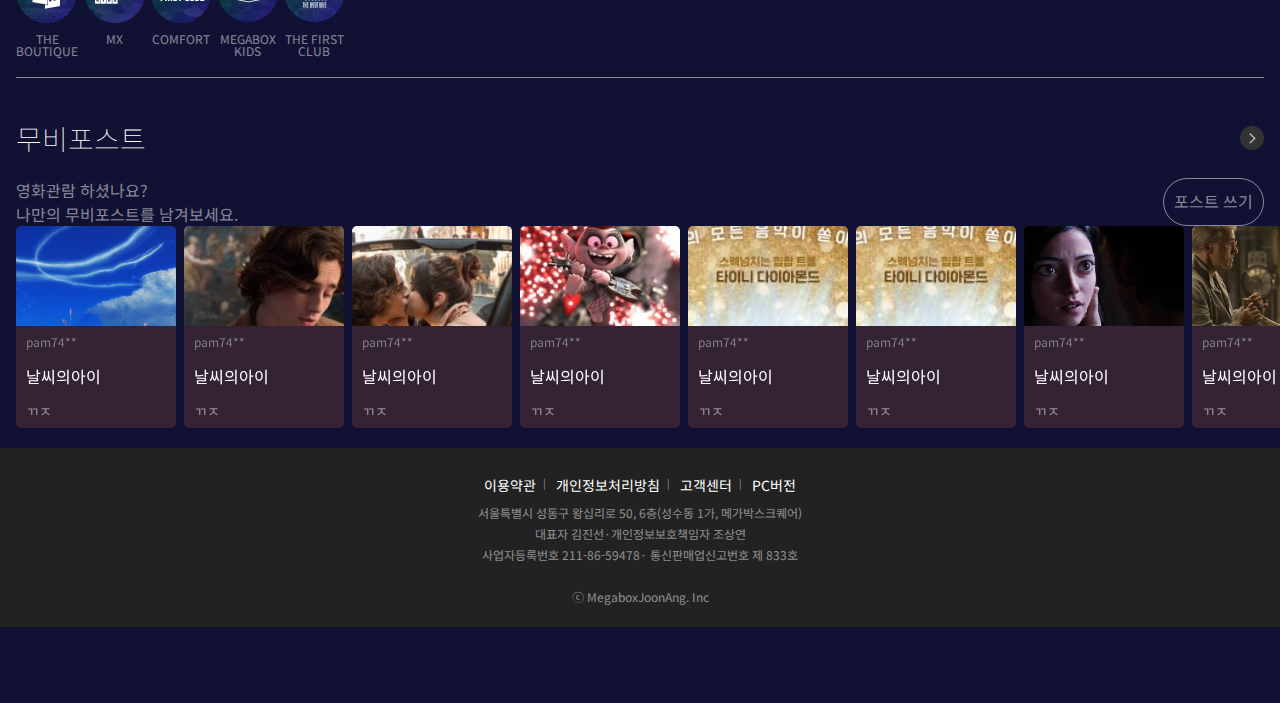
<file: mo/mobile_web.html>
<!DOCTYPE html>
<html lang="ko">
<head>
  <meta charset="UTF-8">
  <meta name="viewport" content="width=device-width, initial-scale=1.0">
    <!-- 제작자 -->
    <meta name="author" content="hong">
    <!-- 설명 -->
    <meta name="description" content="메가박스 사이트입니다.">
    <!-- 키워드 -->
    <meta name="keywords" content="메가박스, megabox, 영화, movie">
    <!-- 링크공유 -->
    <meta property="og:title" content="메가박스">
    <meta property="og:url" content="https://pam7462.github.io/megabox">
    <meta property="og:image" content="images/ogimage.png">
    <meta property="og:description" content="최고의 감동 메가박스와 함께 하세요">
    <!-- 파비콘 -->
    <link rel="shortcut icon" href="../images/favicon.ico">
    <!-- jQuery   -->
    <script src="../js/jquery-3.5.0.min.js"></script>
    <!-- swiper -->
    <link rel="stylesheet" href="../css/swiper.min.css">
    <script src="../js/swiper.min.js"></script>

    <script src="js/mo.js"></script>


    <!-- reset -->
    <link rel="stylesheet" href="../css/reset.css">

    <!-- 모바일기본스타일 -->
    <link rel="stylesheet" href="css/mo_basic.css">
    <!-- 상단하단고정바스타일 -->
    <link rel="stylesheet" href="css/top_bottom_bar.css">
    <!-- login_form스타일 -->
    <link rel="stylesheet" href="css/login_form.css">
    <!-- 버거메뉴 스타일 -->
    <link rel="stylesheet" href="css/burger.css">

    <!-- wrap스타일 -->
    <link rel="stylesheet" href="css/wrap.css">
    <style>
      .wrap{
        padding-top:63px;
        padding-bottom:76px;
        background:#111133;
      }
      .main_poster .swiper-slide::after{
        content:'바로예매';
        display:block;
        margin:10px 0 0;
        border-radius:5px;
        padding:14px;
        background-color:#55aaaa;
        text-align:center;
        color:white;
        cursor:pointer;
      }
      .main_menu{
        padding:40px 0 20px;
      }
      .main_menu .swiper-slide{
        width:auto;
      }
      .main_menu .swiper-slide a{
        color:rgba(255,255,255,0.5);
      }
      .main_menu .swiper-slide a.active{
        color:rgba(255,255,255,1);
        text-decoration:underline;
      }

      .main_poster .swiper-slide{
        width:210px;
      }
      .main_poster .swiper-slide img{
        width:100%;
        height:280px;
        border-radius:5px;
      }
      .main_poster_content{
        position:relative;
      }
      .main_poster_content>a{
        color:white;
      }
      .main_poster_content>a>p{
        display:flex;
        justify-content:center;
        align-items:center;
        height:36px;
      }
      .main_poster_content>a>p>.age{
        width:20px;
        height:20px;
        border-radius:50%;
        padding-right:2px;
        margin-right:6px;
        background:green;
        font-weight:100;
        font-size:12px;
        text-align:center;
        line-height:20px;
      }
      .main_poster_content>ul{
        display:flex;
        justify-content:space-around;
        align-items:center;
        height:50px;
        color:white;
        text-align:center;
      }
      .main_poster_content>ul>li>span{
        font-weight:200;
        font-size:12px;
        color:rgba(255,255,255,0.5);
        margin-bottom:6px;
      }
      .poster_num{
        position:absolute;
        left:10px;
        top:10px;
        font-size:24px;
        color:white;
        text-shadow:2px 2px 5px black;
      }

      /* 무비클립 스타일 */
      .movie_clip{
        position:relative;
        display:none;
      }
      .movie_clip.active{
        display:block;
      }
      .play_btn,.stop_btn{
        position:absolute;
        left:50%;
        top:50%;
        transform:translate(-50%, -50%);
        width:50px;
        height:50px;
        border:1px solid white;
        border-radius:50%;
        font-size:20px;
        color:white;
        display:flex;
        justify-content:center;        
        align-items:center;
        cursor:pointer;
        display:none;
        opacity:0.7;
      }
      .movie_clip>div.active{
        display:flex;
      }      
      .movie_clip_txt>span:first-child{
        font-size:18px;
        color:white;
        margin:10px 0;
      }
      .movie_clip_txt>span:last-child{
        font-weight:100;
        color:rgba(255,255,255,0.5);
      }

      .small_movie_clip{
        padding-top:40px;
      }
      .swiper-container03 .swiper-slide{
        width:150px;
        color:white;
      }
      .swiper-container03 .swiper-slide>video{
        width:100%;
        height:80px;
      }
      .swiper-container03 .swiper-slide>div{
        display:flex;
        width:30px;
        height:30px;
        font-size:14px;
        top:42px;
      }
      .swiper-container03 .swiper-slide>div.stop_btn{
        display:none;
      }
      .swiper-container03 .swiper-slide>p{
        padding:0;
      }
     
     /* 메가뉴스 */
     .mega_news .img{
       width:100%;
       margin:10px 0;
       border-radius:5px;
       overflow:hidden;
     }
     .mega_news .img img{
       width:100%;
     }

     /* 메가이벤트 */
     .swiper-container04 .swiper-slide{
       width:328px;
     }
     .swiper-container04 .swiper-slide:first-child{
       margin-left:16px;
     }
     .swiper-container04 .swiper-slide:last-child{
       margin-right:16px;
     }
     .swiper-container04 .swiper-slide .img{
       border-radius:5px;
       overflow: hidden;
       cursor:pointer;
     }
     .swiper-container04 .swiper-slide .img img{
       width:100%;
     }
     .swiper-container04 .swiper-slide .event_tit{
       color:white;
       font-size:16px;
       padding:10px 16px;

     }
     .swiper-container04 .swiper-slide .event_date{
       color:rgba(255,255,255,0.5);
       font-weight:100;
       padding:0 16px;
     }

     /* 특별관  */
    .special_list{
      display:flex;
      justify-content:space-between;
      width:328px;
    }
    .special_list .special_img{
      width:60px;
      height:60px;
      margin:20px 0 10px;
      background-image:url('images/ico-main-spritex2.png');
      background-size:334px 192px;
      background-position-y:-85px;
    }
    .special_list .special_img02{
      background-position-x:-62px;
    }
    .special_list .special_img03{
      background-position-x:-124px;
    }
    .special_list .special_img04{
      background-position-x:-186px;
    }
    .special_list .special_img05{
      background-position-x:-248px;
    }
    .special_list a{
      text-align:center;
      color:rgba(255,255,255,0.5);
    }
    .special_list a p{
      font-size:12px;
    }

    /* 무비포스트 */
    .movie_post h2{
      display:flex;
      justify-content:space-between;
      margin-bottom:20px;
    }
    .movie_post h2::after{
      content:'';
      display:block;
      width:24px;
      height:24px;
      margin-top:8px;
      background-image:url('images/ico-main-spritex2.png');
      background-size:334px 192px;
      background-position:-1px -50px;
      background-color:#333333;
      border-radius:50%;
    }
    .movie_post .movie_post_txt{
      display:flex;
      justify-content:space-between;
      color:rgba(255,255,255,0.5);
      font-size:16px;
      line-height: 24px;
    }
    .movie_post .movie_post_txt::after{
      content:'포스트 쓰기';
      display:block;
      height:auto;
      border:1px solid rgba(255,255,255,0.5);
      border-radius:30px;
      padding:10px;
      color:rgba(255,255,255,0.5);
    }

    .movie_post .swiper-slide{
      width:160px;
    }
    .movie_post .swiper-slide:first-child{
      margin-left:16px;
    }
    .movie_post .swiper-slide:last-child{
      margin-right:16px;
    }
    .movie_post_content{
      border-radius:5px;
      overflow: hidden;
      background-color:#342235;
    }
    .movie_post_content .post_img{
      height:100px;
      overflow: hidden;
      position:relative;
    }
    .movie_post_content .post_img img{
      width:200%;
      position: absolute;
      left:50%;
      top:-20%;
      transform:translateX(-50%);
    }

    .post_id{
      padding:10px;
      font-size:12px;
      color:gray;
    }
    .post_tit{
      padding:10px;
      font-size:16px;
      color:white;
    }
    .post_txt{
      padding:10px;
      color:rgba(255,255,255,0.5);
    }
    .footer{
      padding:20px 0;
      background-color:#222222;
      color:rgba(255,255,255,0.5);
    }
    .footer_menu{
      display:flex;
      justify-content:center;
      margin:10px 0;
    }
    .footer_menu li{
      position:relative;
      padding:0 10px;
    }
    .footer_menu li::after{
      content:'|';
      display:inline-block;
      font-size:10px;
      position: absolute;
      right:0;
    }
    .footer_menu li:last-child::after{
      display:none;
    }
    .footer_menu a{
      color:white;
    }
    .footer p{
      text-align:center;
      line-height:21px;
      font-size:12px;
    }
    </style>


  <title>라이프시어터</title>
</head>
<body>

  <!-- 상단하단고정바 -->
  <div class="static_menu">
    <ul class="static_top">
      <li>
        <a href="#">
          <img id="ticket_btn" src="images/ico-ticket-w.png" alt="ticket">
        </a>
      </li>
      <li>
        <a href="mobile_web.html">
          <img src="images/logo-white.png" alt="white_logo">
        </a>
      </li>
      <li>
        <a href="#">
          <img id="alarm_btn" src="images/ico-alarm.png" alt="alarm">
          <img id="toggle_btn" src="images/ico-burger-w.png" alt="burger">
        </a>
      </li>
    </ul>
    <ul class="static_bottom">
      <li class="static_bottom_btn">
        <a href="#">
          <img class="bnb01" src="images/ico-bnb-movie.png" alt="movie">
          <img class="bnb02" src="images/ico-bnb-movie-on.png" alt="movie-on">
          <p>예매</p>
        </a>
      </li>
      <li class="static_bottom_btn">
        <a href="#">
          <img class="bnb01" src="images/ico-bnb-store.png" alt="store">
          <img class="bnb02" src="images/ico-bnb-store-on.png" alt="store-on">
          <p>스토어</p>
        </a>
      </li>
      <li class="static_bottom_btn">
        <a href="#">
          <img class="bnb01" src="images/ico-bnb-reserve.png" alt="reserve">
          <img class="bnb02" src="images/ico-bnb-reserve-on.png" alt="reserve-on">
          <p>영화</p>
        </a>
      </li>
      <li class="static_bottom_btn">
        <a href="#">
          <img class="bnb01" src="images/ico-bnb-event.png" alt="event">
          <img class="bnb02" src="images/ico-bnb-event-on.png" alt="event-on">
          <p>이벤트</p>
        </a>
      </li>
      <li class="static_bottom_btn">
        <a href="#">
          <img class="bnb01" src="images/ico-bnb-mymega.png" alt="mymega">
          <img class="bnb02" src="images/ico-bnb-mymega-on.png" alt="mymega-on">
          <p>MY</p>
        </a>
      </li>
    </ul>
  </div>

  <!-- 로그인폼 -->
  <div class="login_form">
    <div class="container01">
      <form>
        <div class="login_tit">
          <p>로그인</p>
          <img id="close_btn" src="images/ico-close.png" alt="닫기">
        </div>
        <div class="login_content">
          <input class="id_pass" type="text" placeholder="아이디">
          <input class="id_pass" type="password" placeholder="비밀번호">
          <div class="id_save">
            <input type="checkbox" id="save_id">
            <label for="save_id"><span>아이디 저장</span></label>
          </div>
          <input type="button" value="로그인">
          <ul class="login_search">
            <li><a href="#">ID/PW찾기</a></li>
            <li><a href="#">회원가입</a></li>
            <li><a href="#">비회원 예매확인</a></li>
          </ul>
          <ul class="login_sns">
            <li>
              <a href="#">
                <img src="images/ico-facebook2.png" alt="facebook">
              </a>
            </li>
            <li>
              <a href="#">
                <img src="images/ico-naver.png" alt="naver">
              </a>
            </li>
            <li>
              <a href="#">
                <img src="images/ico-kakao.png" alt="kakao">
              </a>
            </li>
            <li>
              <a href="#">
                <img src="images/ico-payco.png" alt="payco">
              </a>
            </li>
          </ul>
        </div>
      </form>
    </div>
  </div>

  <!-- 버거메뉴 -->
  <div class="burger_menu">
    <nav>
      <div class="nav_top">
        <div class="nav_header">
          <p><span id="login_txt">로그인</span>후 이용하세요</p>
          <a href="mobile_web.html">
            <img src="images/ico-rnb-home.png" alt="home">
          </a>
          <a href="#" onclick="return false;">
            <img id="burger_close_btn" src="images/ico-rnb-close.png" alt="close">
          </a>
        </div>
        <div class="nav_join">
          <a href="#">
            <img src="images/ico-rnb-join.png" alt="join">
            회원가입
          </a>
          <a href="#">
            <img src="images/ico-rnb-ticketing.png" alt="join">
            비회원 예매확인
          </a>
        </div>
      </div>
      <div class="nav_content">
        <ul class="nav_quick_icon">
          <li>
            <a href="#">
              <img src="images/ico-rnb-movie.png" alt="movie">
              <span>영화별 예매</span>
            </a>
          </li>
          <li>
            <a href="#">
              <img src="images/ico-rnb-theater.png" alt="theater">
              <span>극장별 예매</span>
            </a>
          </li>
          <li>
            <a href="#">
              <img src="images/ico-rnb-mymega.png" alt="mymega">
              <span>나의 메가박스</span>
            </a>
          </li>
          <li>
            <a href="#">
              <img src="images/ico-rnb-post.png" alt="post">
              <span>영화</span>
            </a>
          </li>
          <li>
            <a href="#">
              <img src="images/ico-rnb-store.png" alt="store">
              <span>스토어</span>
            </a>
          </li>
          <li>
            <a href="#">
              <img src="images/ico-rnb-event.png" alt="event">
              <span>이벤트</span>
            </a>
          </li>
        </ul>
        <ul class="nav_list">
          <li>
            <a href="#">
              극장안내
            </a>
          </li>
          <li>
            <a href="#">
              무비포스트
            </a>
          </li>
          <li>
            <a href="#">
              더 부티크 프라이빗 예매
            </a>
          </li>
          <li>
            <a href="#">
              제휴/할인 안내
            </a>
          </li>
          <li class="member_main">
            <a href="#" id="member_btn">
              멤버십 안내
            </a>
            <ul class="member_sub">
              <li><a href="#">· 스페셜 멤버십</a></li>
              <li><a href="#">· 멤버십 안내</a></li>
              <li><a href="#">· VIP LOUNGE</a></li>
            </ul>
          </li>
          <li class="center">
            <a href="#">
              고객센터
            </a>
          </li>
          <li>
            <a href="#" onclick="return false;">
              [공지][카카오페이] 국민카드 전산시스...
            </a>
          </li>
        </ul>
      </div>
      <div class="nav_bottom">
        <img src="images/burger_banner.jpg" alt="burger_banner">
      </div>
    </nav>
  </div>

  <!-- 본문 -->
  <div class="wrap">
    <section class="section main">
      <article class="container02">
        <h2>
          당신은 영화속 주인공처럼<br>
          이 어려움도 이겨낼 거예요!
        </h2>
        <div class="swiper-container main_menu">
          <div class="swiper-wrapper">
            <div class="swiper-slide">
              <a href="#" class="active">#박스오피스</a>
            </div>
            <div class="swiper-slide">
              <a href="#">#예정작</a>
            </div>
            <div class="swiper-slide">
              <a href="#">#단독</a>
            </div>
            <div class="swiper-slide">
              <a href="#">#명작리플레이</a>
            </div>
            <div class="swiper-slide">
              <a href="#">#필소</a>
            </div>
            <div class="swiper-slide">
              <a href="#">#클소</a>
            </div>
            <div class="swiper-slide">
              <a href="#">#폭스리플레이</a>
            </div>
          </div>
        </div>
        <div class="swiper-container main_poster">
          <div class="swiper-wrapper">
            <div class="swiper-slide swiper-slide00">
              <div class="main_poster_content">
                <a href="#">
                  <img src="images/main_poster00.jpg" alt="포스터00">
                  <p><span class="age">12</span><span>톰보이</span></p>
                </a>
                <ul>
                  <li>
                    <span>예매율</span>
                    <p>17.6%</p>
                  </li>
                  <li>
                    <span>개봉일</span>
                    <p>D-3</p>
                  </li>
                  <li>
                    <span>보고싶어</span>
                    <p>205</p>
                  </li>
                </ul>
                <div class="poster_num">
                  1
                </div>
              </div>
            </div>
            <div class="swiper-slide swiper-slide01">
              <div class="main_poster_content">
                <a href="#">
                  <img src="images/main_poster01.jpg" alt="포스터01">
                  <p><span class="age">All</span><span>트롤:월드 투어</span></p>
                </a>
                <ul>
                  <li>
                    <span>예매율</span>
                    <p>12.4%</p>
                  </li>
                  <li>
                    <span>개봉일</span>
                    <p>D+2</p>
                  </li>
                  <li>
                    <span>보고싶어</span>
                    <p>503</p>
                  </li>
                </ul>
                <div class="poster_num">
                  2
                </div>
              </div>
            </div>
            <div class="swiper-slide swiper-slide02">
              <div class="main_poster_content">
                <a href="#">
                  <img src="images/main_poster02.jpg" alt="포스터02">
                  <p><span class="age">12</span><span>레이니 데이 인 뉴욕</span></p>
                </a>
                <ul>
                  <li>
                    <span>예매율</span>
                    <p>9.5%</p>
                  </li>
                  <li>
                    <span>개봉일</span>
                    <p>D-3</p>
                  </li>
                  <li>
                    <span>보고싶어</span>
                    <p>95</p>
                  </li>
                </ul>
                <div class="poster_num">
                  3
                </div>
              </div>
            </div>
            <div class="swiper-slide swiper-slide03">
              <div class="main_poster_content">
                <a href="#">
                  <img src="images/main_poster03.jpg" alt="포스터03">
                  <p><span class="age">15</span><span>패왕별희 디 오리지널</span></p>
                </a>
                <ul>
                  <li>
                    <span>예매율</span>
                    <p>9.5%</p>
                  </li>
                  <li>
                    <span>개봉일</span>
                    <p>D-3</p>
                  </li>
                  <li>
                    <span>보고싶어</span>
                    <p>854</p>
                  </li>
                </ul>
                <div class="poster_num">
                  4
                </div>
              </div>
            </div>
            <div class="swiper-slide swiper-slide04">
              <div class="main_poster_content">
                <a href="#">
                  <img src="images/main_poster04.jpg" alt="포스터04">
                  <p><span class="age">12</span><span>프리즌 이스케이프</span></p>
                </a>
                <ul>
                  <li>
                    <span>예매율</span>
                    <p>5.3%</p>
                  </li>
                  <li>
                    <span>개봉일</span>
                    <p>D-2</p>
                  </li>
                  <li>
                    <span>보고싶어</span>
                    <p>428</p>
                  </li>
                </ul>
                <div class="poster_num">
                  5
                </div>
              </div>
            </div>
            <div class="swiper-slide swiper-slide05">
              <div class="main_poster_content">
                <a href="#">
                  <img src="images/main_poster05.jpg" alt="포스터05">
                  <p><span class="age">12</span><span>레미제라블:뮤지컬 콘서트</span></p>
                </a>
                <ul>
                  <li>
                    <span>예매율</span>
                    <p>5.3%</p>
                  </li>
                  <li>
                    <span>개봉일</span>
                    <p>D-2</p>
                  </li>
                  <li>
                    <span>보고싶어</span>
                    <p>429</p>
                  </li>
                </ul>
                <div class="poster_num">
                  6
                </div>
              </div>
            </div>
            <div class="swiper-slide swiper-slide06">
              <div class="main_poster_content">
                <a href="#">
                  <img src="images/main_poster06.jpg" alt="포스터06">
                  <p><span class="age">All</span><span>[오페라]마담 버터클라..</span></p>
                </a>
                <ul>
                  <li>
                    <span>예매율</span>
                    <p>3.2%</p>
                  </li>
                  <li>
                    <span>개봉일</span>
                    <p>D+5</p>
                  </li>
                  <li>
                    <span>보고싶어</span>
                    <p>28</p>
                  </li>
                </ul>
                <div class="poster_num">
                  7
                </div>
              </div>
            </div>
            <div class="swiper-slide swiper-slide07">
              <div class="main_poster_content">
                <a href="#">
                  <img src="images/main_poster07.jpg" alt="포스터07">
                  <p><span class="age">12</span><span>저 산 너머</span></p>
                </a>
                <ul>
                  <li>
                    <span>예매율</span>
                    <p>3.2%</p>
                  </li>
                  <li>
                    <span>개봉일</span>
                    <p>D+4</p>
                  </li>
                  <li>
                    <span>보고싶어</span>
                    <p>84</p>
                  </li>
                </ul>
                <div class="poster_num">
                  8
                </div>
              </div>
            </div>
            <div class="swiper-slide swiper-slide08">
              <div class="main_poster_content">
                <a href="#">
                  <img src="images/main_poster08.jpg" alt="포스터08">
                  <p><span class="age">12</span><span>[오페라]리골레토</span></p>
                </a>
                <ul>
                  <li>
                    <span>예매율</span>
                    <p>3.1%</p>
                  </li>
                  <li>
                    <span>개봉일</span>
                    <p>D-3</p>
                  </li>
                  <li>
                    <span>보고싶어</span>
                    <p>259</p>
                  </li>
                </ul>
                <div class="poster_num">
                  9
                </div>
              </div>
            </div>
            <div class="swiper-slide swiper-slide09">
              <div class="main_poster_content">
                <a href="#">
                  <img src="images/main_poster09.jpg" alt="포스터09">
                  <p><span class="age">12</span><span>라라랜드</span></p>
                </a>
                <ul>
                  <li>
                    <span>예매율</span>
                    <p>17.6%</p>
                  </li>
                  <li>
                    <span>개봉일</span>
                    <p>D-3</p>
                  </li>
                  <li>
                    <span>보고싶어</span>
                    <p>205</p>
                  </li>
                </ul>
                <div class="poster_num">
                  10
                </div>
              </div>
            </div>
            <div class="swiper-slide swiper-slide10">
              <div class="main_poster_content">
                <a href="#">
                  <img src="images/main_poster10.jpg" alt="포스터10">
                  <p><span class="age">15</span><span>날씨의 아이</span></p>
                </a>
                <ul>
                  <li>
                    <span>예매율</span>
                    <p>1.8%</p>
                  </li>
                  <li>
                    <span>개봉일</span>
                    <p>D-1</p>
                  </li>
                  <li>
                    <span>보고싶어</span>
                    <p>5</p>
                  </li>
                </ul>
                <div class="poster_num">
                  11
                </div>
              </div>
            </div>
            <div class="swiper-slide swiper-slide11">
              <div class="main_poster_content">
                <a href="#">
                  <img src="images/main_poster11.jpg" alt="포스터11">
                  <p><span class="age">12</span><span>이별의 아침에 약속의 꽃..</span></p>
                </a>
                <ul>
                  <li>
                    <span>예매율</span>
                    <p>1.8%</p>
                  </li>
                  <li>
                    <span>개봉일</span>
                    <p>D+9</p>
                  </li>
                  <li>
                    <span>보고싶어</span>
                    <p>85</p>
                  </li>
                </ul>
                <div class="poster_num">
                  12
                </div>
              </div>
            </div>
            <div class="swiper-slide swiper-slide12">
              <div class="main_poster_content">
                <a href="#">
                  <img src="images/main_poster12.jpg" alt="포스터12">
                  <p><span class="age">18</span><span>[오페라]피델리오</span></p>
                </a>
                <ul>
                  <li>
                    <span>예매율</span>
                    <p>1.8%</p>
                  </li>
                  <li>
                    <span>개봉일</span>
                    <p>D-3</p>
                  </li>
                  <li>
                    <span>보고싶어</span>
                    <p>21</p>
                  </li>
                </ul>
                <div class="poster_num">
                  13
                </div>
              </div>
            </div>
            <div class="swiper-slide swiper-slide13">
              <div class="main_poster_content">
                <a href="#">
                  <img src="images/main_poster13.jpg" alt="포스터13">
                  <p><span class="age">18</span><span>1917</span></p>
                </a>
                <ul>
                  <li>
                    <span>예매율</span>
                    <p>17.6%</p>
                  </li>
                  <li>
                    <span>개봉일</span>
                    <p>D-3</p>
                  </li>
                  <li>
                    <span>보고싶어</span>
                    <p>205</p>
                  </li>
                </ul>
                <div class="poster_num">
                  14
                </div>
              </div>
            </div>
            <div class="swiper-slide swiper-slide14">
              <div class="main_poster_content">
                <a href="#">
                  <img src="images/main_poster14.jpg" alt="포스터14">
                  <p><span class="age">12</span><span>나의 청춘은 너의 것</span></p>
                </a>
                <ul>
                  <li>
                    <span>예매율</span>
                    <p>1.7%</p>
                  </li>
                  <li>
                    <span>개봉일</span>
                    <p>D-0</p>
                  </li>
                  <li>
                    <span>보고싶어</span>
                    <p>290</p>
                  </li>
                </ul>
                <div class="poster_num">
                  15
                </div>
              </div>
            </div>
          </div>
        </div>
      </article>
      <div class="container01">
        <hr>
      </div>      
    </section>
    <section class="section hot_clip">
      <article>
        <h2 class="container01">핫클립</h2>
        <div class="movie_clip active">
          <video width="100%">
            <source src="media/movie_clip01.mp4">            
          </video>
          <div class="play_btn active">
            ▶
          </div>
          <div class="stop_btn">
            ||
          </div>
          <p class="container01 movie_clip_txt">
            <span>침입자</span>
            <span>절대로 피할수 없다.</span>
          </p>
        </div>
        <div class="movie_clip">
          <video width="100%">
            <source src="media/movie_clip02.mp4">            
          </video>
          <div class="play_btn active">
            ▶
          </div>
          <div class="stop_btn">
            ||
          </div>
          <p class="container01 movie_clip_txt">
            <span>도망자</span>
            <span>절대로 도망갈수 없다.</span>
          </p>
        </div>
        <div class="movie_clip">
          <video width="100%">
            <source src="media/movie_clip03.mp4">            
          </video>
          <div class="play_btn active">
            ▶
          </div>
          <div class="stop_btn">
            ||
          </div>
          <p class="container01 movie_clip_txt">
            <span>토르</span>
            <span>토르의 망치를 찾아서.</span>
          </p>
        </div>
        <div class="movie_clip">
          <video width="100%">
            <source src="media/movie_clip04.mp4">            
          </video>
          <div class="play_btn active">
            ▶
          </div>
          <div class="stop_btn">
            ||
          </div>
          <p class="container01 movie_clip_txt">
            <span>아이언맨</span>
            <span>골프는 아이언이 중요하다.</span>
          </p>
        </div>
        <div class="movie_clip">
          <video width="100%">
            <source src="media/movie_clip05.mp4">            
          </video>
          <div class="play_btn active">
            ▶
          </div>
          <div class="stop_btn">
            ||
          </div>
          <p class="container01 movie_clip_txt">
            <span>경쟁자</span>
            <span>절대로 나를 이길수는 없다.</span>
          </p>
        </div>
      </article>
      <article class="small_movie_clip container02">
        <div class="swiper-container swiper-container03">
          <div class="swiper-wrapper">
            <div class="swiper-slide">
              <video width="100%">
                <source src="media/movie_clip01.mp4">            
              </video>
              <div class="play_btn" id="play01">
                ▶
              </div>
              <div class="stop_btn">
                ||
              </div>
              <p class="container01 movie_clip_txt">
                <span>침입자</span>
                <span>절대로 피할수 없다.</span>
              </p>
            </div>
            <div class="swiper-slide">
              <video width="100%">
                <source src="media/movie_clip02.mp4">            
              </video>
              <div class="play_btn" id="play02">
                ▶
              </div>
              <div class="stop_btn">
                ||
              </div>
              <p class="container01 movie_clip_txt">
                <span>도망자</span>
                <span>절대로 도망갈수 없다.</span>
              </p>
            </div>
            <div class="swiper-slide">
              <video width="100%">
                <source src="media/movie_clip03.mp4">            
              </video>
              <div class="play_btn" id="play03">
                ▶
              </div>
              <div class="stop_btn">
                ||
              </div>
              <p class="container01 movie_clip_txt">
                <span>토르</span>
                <span>토르의 망치를 찾아서.</span>
              </p>
            </div>
            <div class="swiper-slide">
              <video width="100%">
                <source src="media/movie_clip04.mp4">            
              </video>
              <div class="play_btn" id="play04">
                ▶
              </div>
              <div class="stop_btn">
                ||
              </div>
              <p class="container01 movie_clip_txt">
                <span>아이언맨</span>
                <span>골프는 아이언이 중요하다.</span>
              </p>
            </div>
            <div class="swiper-slide">
              <video width="100%">
                <source src="media/movie_clip05.mp4">            
              </video>
              <div class="play_btn" id="play05">
                ▶
              </div>
              <div class="stop_btn">
                ||
              </div>
              <p class="container01 movie_clip_txt">
                <span>경쟁자</span>
                <span>절대로 나를 이길수는 없다.</span>
              </p>
            </div>
          </div>
        </div>
      </article>
      <div class="container01">
        <hr>
      </div>
    </section>
    <section class="section mega_news">
      <article class="container01">
        <h2>메가박스 소식</h2>
        <div class="img">
          <a href="#">
            <img src="images/mega_news01.jpg" alt="메가뉴스01">
          </a>
        </div>
        <div class="img">
          <a href="#">
            <img src="images/mega_news02.jpg" alt="메가뉴스02">
          </a>
        </div>
        <div class="img">
          <a href="#">
            <img src="images/mega_news03.jpg" alt="메가뉴스03">
          </a>
        </div>
        <div class="img">
          <a href="#">
            <img src="images/mega_news04.jpg" alt="메가뉴스04">
          </a>
        </div>
      </article>
      <div class="container01">
        <hr>
      </div> 
    </section>
    <section class="section movie_event">
      <h2 class="container01">영화 이벤트</h2>
      <div class="swiper-container swiper-container04">
        <div class="swiper-wrapper">
          <div class="swiper-slide">
            <div class="img">
              <img src="images/event_img01.jpg" alt="이벤트01">
            </div>
            <p class="event_tit">호소다 마모루 기획전</p>
            <p class="event_date">2020-05-14~2020-06-03</p>
          </div>
          <div class="swiper-slide">
            <div class="img">
              <img src="images/event_img02.jpg" alt="이벤트02">
            </div>
            <p class="event_tit">20세기 폭스 리플레이</p>
            <p class="event_date">2020-05-14~2020-06-03</p>
          </div>
          <div class="swiper-slide">
            <div class="img">
              <img src="images/event_img03.jpg" alt="이벤트03">
            </div>
            <p class="event_tit">[이별의 아침에 약속의 꽃을 장식하자] 스페..</p>
            <p class="event_date">2020-05-14~2020-06-03</p>
          </div>
          <div class="swiper-slide">
            <div class="img">
              <img src="images/event_img04.jpg" alt="이벤트04">
            </div>
            <p class="event_tit">[트롤:월드 투어]2주차 현장 경품 이벤트</p>
            <p class="event_date">2020-05-14~2020-06-03</p>
          </div>
          <div class="swiper-slide">
            <div class="img">
              <img src="images/event_img05.jpg" alt="이벤트05">
            </div>
            <p class="event_tit">[저 산 너머] 개봉기념 현장 할인 이벤트</p>
            <p class="event_date">2020-05-14~2020-06-03</p>
          </div>
          <div class="swiper-slide">
            <div class="img">
              <img src="images/event_img06.jpg" alt="이벤트06">
            </div>
            <p class="event_tit">[톰보이] 필름 소사이어티 굿즈 패키지 상영회</p>
            <p class="event_date">2020-05-14~2020-06-03</p>
          </div>
          <div class="swiper-slide">
            <div class="img">
              <img src="images/event_img07.jpg" alt="이벤트07">
            </div>
            <p class="event_tit">[레이니 데이 인 뉴욕] 로즈데이 로맨틱...</p>
            <p class="event_date">2020-05-14~2020-06-03</p>
          </div>
          <div class="swiper-slide">
            <div class="img">
              <img src="images/event_img08.jpg" alt="이벤트08">
            </div>
            <p class="event_tit">[범털] 굿즈패키지 상영회</p>
            <p class="event_date">2020-05-14~2020-06-03</p>
          </div>
          <div class="swiper-slide">
            <div class="img">
              <img src="images/event_img09.jpg" alt="이벤트09">
            </div>
            <p class="event_tit">클래식 소사이어티 오페라[마산 지점]...</p>
            <p class="event_date">2020-05-14~2020-06-03</p>
          </div>
          <div class="swiper-slide">
            <div class="img">
              <img src="images/event_img10.jpg" alt="이벤트10">
            </div>
            <p class="event_tit">[레이니 데이 인 뉴욕] 현장 경품 이벤트</p>
            <p class="event_date">2020-05-14~2020-06-03</p>
          </div>
          <div class="swiper-slide">
            <div class="img">
              <img src="images/event_img11.jpg" alt="이벤트11">
            </div>
            <p class="event_tit">[킹 오브 프리즘 올스타즈-프리즘 쇼...</p>
            <p class="event_date">2020-05-14~2020-06-03</p>
          </div>
        </div>
      </div>
      <div class="container01">
        <hr>
      </div>
    </section>
    <section class="section special">
      <div class="container01">
        <h2>특별관</h2>
        <ul class="special_list">
          <li>
            <a href="#">
              <div class="special_img special_img01"></div>
              <p>THE<br>BOUTIQUE</p>
            </a>
          </li>
          <li>
            <a href="#">
              <div class="special_img special_img02"></div>
              <p>MX</p>
            </a>
          </li>
          <li>
            <a href="#">
              <div class="special_img special_img03"></div>
              <p>COMFORT</p>
            </a>
          </li>
          <li>
            <a href="#">
              <div class="special_img special_img04"></div>
              <p>MEGABOX<br>KIDS</p>
            </a>
          </li>
          <li>
            <a href="#">
              <div class="special_img special_img05"></div>
              <p>THE FIRST<br>CLUB</p>
            </a>
          </li>
        </ul>
        <hr>
      </div>
    </section>
    <section class="section movie_post">
      <div class="container01">
        <h2>무비포스트</h2>
        <p class="movie_post_txt">
          영화관람 하셨나요?<br>
          나만의 무비포스트를 남겨보세요.
        </p>
      </div>
      
      <div class="swiper-container swiper-container05">
        <div class="swiper-wrapper">
          <div class="swiper-slide">
            <div class="movie_post_content">
              <div class="post_img">
                <img src="images/post_img01.jpg" alt="post01">
              </div>
              <p class="post_id">pam74**</p>
              <p class="post_tit">날씨의아이</p>
              <p class="post_txt">ㄲㅈ</p>
            </div>
          </div>
          <div class="swiper-slide">
            <div class="movie_post_content">
              <div class="post_img">
                <img src="images/post_img02.jpg" alt="post02">
              </div>
              <p class="post_id">pam74**</p>
              <p class="post_tit">날씨의아이</p>
              <p class="post_txt">ㄲㅈ</p>
            </div>
          </div>
          <div class="swiper-slide">
            <div class="movie_post_content">
              <div class="post_img">
                <img src="images/post_img03.jpg" alt="post03">
              </div>
              <p class="post_id">pam74**</p>
              <p class="post_tit">날씨의아이</p>
              <p class="post_txt">ㄲㅈ</p>
            </div>
          </div>
          <div class="swiper-slide">
            <div class="movie_post_content">
              <div class="post_img">
                <img src="images/post_img04.jpg" alt="post04">
              </div>
              <p class="post_id">pam74**</p>
              <p class="post_tit">날씨의아이</p>
              <p class="post_txt">ㄲㅈ</p>
            </div>
          </div>
          <div class="swiper-slide">
            <div class="movie_post_content">
              <div class="post_img">
                <img src="images/post_img05.jpg" alt="post05">
              </div>
              <p class="post_id">pam74**</p>
              <p class="post_tit">날씨의아이</p>
              <p class="post_txt">ㄲㅈ</p>
            </div>
          </div>
          <div class="swiper-slide">
            <div class="movie_post_content">
              <div class="post_img">
                <img src="images/post_img05.jpg" alt="post05">
              </div>
              <p class="post_id">pam74**</p>
              <p class="post_tit">날씨의아이</p>
              <p class="post_txt">ㄲㅈ</p>
            </div>
          </div>
          <div class="swiper-slide">
            <div class="movie_post_content">
              <div class="post_img">
                <img src="images/post_img07.jpg" alt="post07">
              </div>
              <p class="post_id">pam74**</p>
              <p class="post_tit">날씨의아이</p>
              <p class="post_txt">ㄲㅈ</p>
            </div>
          </div>
          <div class="swiper-slide">
            <div class="movie_post_content">
              <div class="post_img">
                <img src="images/post_img08.jpg" alt="post08">
              </div>
              <p class="post_id">pam74**</p>
              <p class="post_tit">날씨의아이</p>
              <p class="post_txt">ㄲㅈ</p>
            </div>
          </div>
          <div class="swiper-slide">
            <div class="movie_post_content">
              <div class="post_img">
                <img src="images/post_img09.jpg" alt="post09">
              </div>
              <p class="post_id">pam74**</p>
              <p class="post_tit">날씨의아이</p>
              <p class="post_txt">ㄲㅈ</p>
            </div>
          </div>
          <div class="swiper-slide">
            <div class="movie_post_content">
              <div class="post_img">
                <img src="images/post_img10.jpg" alt="post10">
              </div>
              <p class="post_id">pam74**</p>
              <p class="post_tit">날씨의아이</p>
              <p class="post_txt">ㄲㅈ</p>
            </div>
          </div>
        </div>          
      </div>        
            
    </section>
    <footer class="footer">
      <ul class="footer_menu">
        <li><a href="#">이용약관</a></li>
        <li><a href="#">개인정보처리방침</a></li>
        <li><a href="#">고객센터</a></li>
        <li><a href="#">PC버전</a></li>
      </ul>
      <p>
        서울특별시 성동구 왕십리로 50, 6층(성수동 1가, 메가박스크퀘어)
        <br>
        대표자 김진선·개인정보보호책임자 조상연
        <br>
        사업자등록번호 211-86-59478· 통신판매업신고번호 제 833호
        <br>
        <br>
        ⓒ MegaboxJoonAng. Inc
      </p>
    </footer>
  </div>
</body>
</html>
</file>
<file: css/header.css>
@charset 'utf-8';
.skip{
  width:100%;
  max-width:2000px;
  margin:0 auto;
  height:50px;
  display:flex;
  justify-content:center;
  align-items: center;
  background-color:#330a94;
  position:absolute;
  top:-50px;
  z-index:1;
}
.skip a{
  margin:0 5px;
  border:2px solid transparent;
  padding:4px 10px;
  color:white;
  font-weight:bold;
}
.skip a:focus{
  border:2px solid white;
}

/* login_form */
.login_form{
  position:fixed;
  left:0;
  top:0;
  z-index:3;
  width:100%;
  height:100%;
  background:rgba(0,0,0,0.8);
  display:none;
}
.login_form .content{
  position:absolute;
  left:50%;
  top:50%;
  transform:translate(-50%,-50%);
  width:500px;
  height:420px;
  background:white;
}

.login_form  .login_tit{
  padding:12px 24px;
  background-color:#330a94;
}
.login_form .login_tit p{
  float:left;
  font-size:18px;
  color:white
}
.login_form .login_tit img{
  float:right;
  cursor:pointer;
}
.login_form form{
  padding:12px 24px;
}
.login_form form .id_pass{
  box-sizing:border-box;
  width:100%;
  margin:20px 0;
  border:1px solid #999;
  padding:12px;
  font-weight:bold;
  color:#330a94;
}
.login_form form .id_pass:hover{
  border:1px solid #333;
}
.login_form form .id_pass::placeholder{
  font-weight:bold;
  color:#330a94;
}
.login_form form input[type="checkbox"],
.login_form form label{
  display:inline-block;
  margin-bottom:16px;
}
.login_form form input[type="button"]{
  width:100%;
  border-radius:2px;
  padding:12px;
  background-color:#330a94;
  color:white;
  font-weight:bold;
  font-size:20px;
  cursor:pointer;
}
.login_form .login_menu{
  padding:12px 20px;
  display:flex;
  flex-flow:row nowrap;
  justify-content:center;
}
.login_form .login_menu li{
  margin:0 10px;
}
.login_form .login_menu li a{
  color:gray;
}
.login_form .login_menu li a:hover{
  text-decoration:underline;
}

.login_form .login_menu li:nth-child(2n){
  width:1px;
  background-color:gray;
}
.login_form .sns_login{
  padding:12px 20px;
  display:grid;
  grid-template-columns:auto auto auto auto;
  grid-column-gap:20px;
}
.login_form .sns_login li{
  text-align:center;
}



/* git_hub */
.git_hub{
  width:150px;
  padding:5px 0;
  background:red;
  transform:rotate(-45deg);
  position:fixed;
  left:-30px;
  top:30px;
  z-index:5;
  cursor:pointer;
}
.git_hub p{
  padding:3px 0;
  font-size:12px;
  color:white;
  text-align:center;
  background-color:#fd5252;
}

/* wrap */
.wrap{
  position:relative;
  width:100%;
  max-width:2000px;
  margin:0 auto;
}
.container{
  width:1100px;
  margin:0 auto;
}

/* banner */
.banner01{
  text-align:center;
  background-color:#eee9e3;
}
.banner02{
  text-align:center;
  background-color:#5580ad;
}
.banner img{
  display:inline-block;
}
.banner .close{
  width:20px;
  height:20px;
  /* border:1px solid black; */
  background-color:gray;
  color:white;
  text-align:center;
  line-height:20px;
  cursor:pointer;
  position:absolute;
  right:0;
  bottom:0;
}
.banner>div{
  display:none;
  position:relative;
}
.banner>div.active{
  display:block;
}
.pop_up{
  position:absolute;
  left:50%;
  top:150px;
  z-index:2;
  transform:translateX(-50%);
  box-sizing:border-box;
  width:400px;
  height:438px;
  border-radius:7px;
  padding-top:30px;
  background:#ddd;
  text-align:center;
  display:none;
}
.pop_up h3{
  display:inline-block;
  width:145px;
  margin-bottom:20px;
  padding:14px 0;
  border-radius:4px;
  background:#a5a5a5;
  font-size:20px;
  color:white;
}
.pop_up p{
  font-size:12px;
  line-height:2;
}
.pop_up strong{
  font-size:12px;
  font-weight:bold;
}
.pop_up ol{
  margin:10px 6px;
}
.pop_up ol,.pop_up li{
  text-align:left;
  list-style:decimal inside;
  text-indent:5px;
  font-size:12px;
  padding:5px 0;
}
.pop_up hr{
  width:388px;
  height:2px;
  background-color:#aeaeae;
  margin:20px 6px;
}
.pop_up form{
  display:flex;
  justify-content: flex-end;
  align-items:center;
  height:60px;
  padding-right:20px;
  background-color:#ecf0f4;
  border-bottom-left-radius:7px;
  border-bottom-right-radius:7px;
}
.pop_up form label{margin:0 30px 0 6px;}
.pop_up form #close_btn{
  width:16px;
  text-align:center;
  cursor:pointer;
}

.header{
  background:linear-gradient(145deg,#0c0908 10%,#161d2b 60%,#2b1f22 90%);
  position:relative;
}

.header>.container>.content{
  height:90px;
  display:flex;
  flex-flow:row nowrap;
  justify-content:space-between;
  align-items:center;
}

.top_nav,.bottom_nav{
  display:flex;
  flex-flow:row nowrap;
}
.top_nav{
  margin-bottom:20px;
}
.nav02 .top_nav{
  justify-content:flex-end;
}
.nav01 .top_nav>li{
  margin-right:20px;
}
.nav02 .top_nav>li{
  margin-left:20px;
}
.nav01 .bottom_nav>li{
  margin-right:60px;
}
.nav01 .bottom_nav>li:first-child{
  margin-right:18px;
}

.nav02 .bottom_nav>li{
  margin-left:60px;
}
.nav02 .bottom_nav>li:last-child{
  margin-left:20px;
}
.nav02 #schedule{
  margin-top:-7px;
}
.top_nav a{
  color:#999;
}
.top_nav a:hover{
  text-decoration:underline;      
}
.bottom_nav a{
  color:#fff;
  font-size:20px;
}

.sitemap{
  width:100%;
  position:absolute;
  left:0;
  top:90px;
  z-index:4;
  background-color:#666;
}
.sitemap .content{
  padding:50px 0;
}
.sitemap_menu{
  display:grid;
  grid-template-columns: 15.15151515151515% 15.15151515151515% 15.15151515151515% 15.15151515151515% 15.15151515151515% 15.15151515151515%;
  grid-column-gap:20px;
  grid-row-gap:80px;
}
.sitemap_menu>li:nth-child(6){
  grid-column:6;
  grid-row:1 / 3;
}
.sitemap h2{
  font-size:24px;
  font-weight:normal;
  margin-bottom:20px;
  color:white;
}
.sitemap_menu>li>ul>li{
  margin:20px 0;
  text-align:center;
}
.sitemap_menu>li>ul>li>a{
  font-size:16px;
  color:#fff;
  font-weight:100;
}
.sitemap_menu>li>ul>li>a:hover{
  text-decoration:underline;
  color:#330a94;
}
.genre_tit{
  border-top:1px solid #999;
  border-bottom:1px solid #999;
  padding:12px 0;
  font-weight:bold;
  font-size:18px;
  color:white;
}

.sub_nav{
  position:absolute;
  left:0;
  bottom:-40px;
  width:100%;
  padding:10px;
  background:rgba(0,0,0,0.5);
  display:flex;
}

.sitemap,.sub_nav{
  display:none;
}
.nav01>.bottom_nav>li>a{
  padding-bottom:12px;
}
.nav02>.bottom_nav>li>a{
  padding-bottom:16px;
}
.bottom_nav>li:hover>a{
  border-bottom:2px solid white;
}
.bottom_nav>li:hover>.sub_nav{
  display:flex;
}
.sub_nav{
  height:20px;
}
.sub_nav li{
  padding:0 20px;
}
.sub_nav a{
  font-size:16px;
}
.sub_nav a:hover{
  text-decoration:underline;
}
.border_none{
  border-bottom:none !important;
}

#sitemap_btn{
  cursor:pointer;
}

.container{
  height:100%;
}
</file>
<file: css/movie_chart.css>
@charset 'utf-8';

.section{
  padding:70px 0 120px;
  background:linear-gradient(145deg,#0c0908 10%,#161d2b 40%,#2b1f22 90%);
}
.movie_chart h2{
  text-align:center;
  margin-bottom:30px;
}
.movie_chart h2 a{
  border-bottom:1px solid white;
  padding-bottom:5px;
  font-weight:normal;
  font-size:15px;
  color:white;
}
.poster{
  overflow:hidden;
  position:relative;
  border-radius:5px;
  margin-bottom:8px;
}
.poster>img{
  width:100%;
}
.poster>.poster_number{
  position:absolute;
  left:20px;
  top:20px;
  font-size:36px;
  color:white;
  text-shadow:2px 2px 3px black;
}
.poster>.poster_txt{
  position:absolute;
  left:0;
  top:0;
  right:0;
  bottom:0;
  padding:20px;
  background:rgba(0,0,0,0.8);
  color:white;
  opacity:0;
  transition:0.2s;
}
.poster:hover>.poster_txt{
  opacity:1;
}
.poster>.poster_txt>p{
  line-height:20px;
}
.poster>.poster_txt>p:first-child{
  height:80%;
  border-bottom:2px solid rgba(255,255,255,0.5);
}
.poster>.poster_txt>p:last-child{
  height:20%;
  padding:0 50px;
  display:flex;
  justify-content:space-around;
  align-items: center;
}
.poster>.poster_txt>p:last-child>span{
  font-weight:500;
  font-size:24px;
  color:#0b9ebb;
}
.poster_btn{
  color:white;
}
.poster_btn>div:first-child{
  float:left;
  display:flex;
  justify-content:space-between;
  box-sizing:border-box;
  width:32%;
  border:1px solid #555;
  border-radius:5px;
  padding:8px 15px;
  background:#0c0a0a;
  cursor: pointer;
}
.poster_btn>div:first-child>span{
  text-indent:-9999px;
  width:18px;
  height:15px;
  background-image:url('../images/ico-set.png');
}
.poster_btn>div:last-child{
  float:right;
  box-sizing: border-box;
  width:65%;
  border-radius:5px;
  padding:9px;
  text-align:center;
  background:#037b94;
  cursor: pointer;
}
.swiper-container{
  margin-bottom:50px;
}
.quick_movie_menu{
  display:flex;
  align-items:center;
  height:80px;
  background:rgba(0,0,0,0.5);
}
.quick_movie_menu>li{
  flex:1;
  display:flex;
  justify-content:center;
  border-right:1px solid rgba(255,255,255,0.5);
}
.quick_movie_menu>li:last-child{
  border-right:none;
}
.quick_movie_menu>li>a{
  padding:5px 0 5px 30px;
  font-size:16px;
  color:white;
  background-repeat:no-repeat;
  background-position:left;
}
.quick_movie_menu>li>a:hover{
  text-decoration:underline;
}
.quick_movie_menu>li:nth-child(2)>a{
  background-image:url('../images/ico-schedule-main.png');
}
.quick_movie_menu>li:nth-child(3)>a{
  background-image:url('../images/ico-boxoffice-main.png');
}
.quick_movie_menu>li:nth-child(4)>a{
  padding-left:36px;
  background-image:url('../images/ico-quick-reserve-main.png');
}

.quick_movie_menu>li>input{
  background-color:transparent;
  background-image:url('../images/ico-search-white.png');
  background-repeat:no-repeat;
  background-position:right;
  border:none;
  border-bottom:1px solid rgba(255,255,255,0.5);
  padding:5px 30px 5px 0;
  color:white;
}
.mouse_ani{
  position:relative;
}
.mouse_ani>img{
  position:absolute;
  top:30px;
  left:50%;
  transform:translateX(-50%);
  animation:mmove 2s infinite ease-in-out;
  animation-delay:2s;
}
@keyframes mmove{
  0%{top:30px;}
  40%{top:50px;}
  60%{top:50px;}
  100%{top:30px;}
}
</file>
<file: css/bonus.css>
@charset 'utf-8';

.bonus{
  box-sizing:border-box;
  height:1150px;
  padding-top:50px;
  background-image:url('../images/bonus_bg.jpg');
}
.bonus h3{
  font-weight:normal;
  font-size:28px;
  color:#330a94;
}
.grid_par{
  display:grid;
  grid-template-columns:auto auto auto auto auto auto auto auto auto auto auto auto;
  grid-column-gap:24px;
}
/* .grid_par>div{
  background:red;
} */
.grid_par>div:nth-child(1){
  grid-column:1/4;
}
.grid_par>div:nth-child(2){
  grid-column:4/8;
}
.grid_par>div:nth-child(3){
  grid-column:8/13;
  grid-row:1/3;
}
.grid_par>div:nth-child(4){
  grid-column:1/6;
}
.grid_par>div:nth-child(5){
  grid-column:6/8;
}
#grid_child01,#grid_child02{
  overflow:hidden;
  position: relative;
  height:325px;
}
#grid_child01>div,#grid_child02>div{
  position:absolute;
  left:0;
  top:100%;
  opacity:0;
  transition:0.8s;
}
#grid_child02>div{
  left:100%;
  top:0;
}
#grid_child02>div.active{
  left:0;
  opacity:1;
}
#grid_child01>div.active{
  top:0;
  opacity:1;
}
#grid_child01>ul{
  width:100%;
  position:absolute;
  bottom:20px;
  display:flex;
  flex-flow:row nowrap;
  justify-content:space-between;
}
#grid_child01 span{
  color:#330a94;
}
#img_btn span{
  font-weight:bolder;
  font-size:20px;
  color:gray;
  cursor:pointer;
}
#img_btn span:hover{
  color:#330a94;
}
#img_bar{
  padding-top:8px;
}
.img_bar_par{
  width:160px;
  height:2px;
  background:#eee;
  display:flex;
}
.img_bar_par>div{
  text-indent:-9999px;
  flex:1;
  height:2px;      
}
.img_bar_par>div.active{
  background:#330a94;
}
#img_btn,#img_num{
  display:flex;
  justify-content:center;
}
#img_num{
  padding-top:3px;
}
#grid_child03,#grid_child04,#grid_child05{
  overflow:hidden;
  border-radius:5px;
}
#grid_child03>img{
  height:100%;
}

.ico_par{
  border-bottom:1px solid rgba(255,255,255,0.3);
  padding:50px 0;

}
.ico_par>li{
  float:left;
  width:20%;
}
.ico_par>li>a{
  height:70px;
  display:flex;
  flex-flow:column nowrap;
  justify-content:space-between;
  align-items:center;
  color:white;
}
.ico_par>li>a>p{
  font-size:16px;
}
img[src*="ico-bonus01"],img[src*="ico-bonus03"]{
  margin-top:-4px;
}
img[src*="ico-bonus02"]{
  margin-top:6px;
}
.grand_open{
  padding:50px 0;
}
.grand_txt,.grand_img{
  float:left;
  margin-right:300px;
  color:white;
}
.grand_txt>h3{
  padding:20px 0;
  color:white;
}
.grand_txt>hr{
  width:30px;
  height:2px;
  background:white;
}
.grand_img{
  position:relative;
  width:220px;
  height:220px;
  border-radius:50%;
  overflow:hidden;
}
.grand_img>div:nth-child(1){
  position:absolute;
  left:50%;
  top:50%;
  transform:translate(-50%,-50%);
  z-index:1;
}
.grand_img>div:nth-child(2){
  position:absolute;
  left:0;
  top:0;
  z-index:2;
  width:100%;
  height:100%;
  background:white;
  opacity:0;
  transition:0.1s;
}
.grand_img:hover>div:nth-child(2){
  opacity:1;
}
.grand_img>div:nth-child(3){
  position:absolute;
  left:0;
  top:0;
  z-index:3;
  width:100%;
  height:100%;
  display:flex;
  flex-flow:column nowrap;
  justify-content:center;
  align-items:center;
}

.open_tit{
  padding:5px 10px;
  background-color:#0b9ebb;
  margin-bottom:16px;
}
.open_sec1{
  margin-bottom:16px;
}
.grand_img:hover .open_sec1{
  color:#0b9ebb;
}
.open_sec2{
  margin-bottom:16px;
  font-weight:bold;
  font-size:24px;
}
.grand_img:hover .open_sec2{
  color:#0b9ebb;
}
.grand_img:hover .open_date{
  color:#0b9ebb;
}
</file>
<file: css/curation.css>
@charset 'utf-8';

.curation{
  background-color:#252451;
  padding:50px 0;
}
.curation .tit{
  display:flex;
  justify-content:space-between;
}
.curation .tit h2{
  color:white;
  font-weight:normal;
  font-size:28px;
}
.curation .tit p{
  color:rgba(255,255,255,0.6);
  display:flex;
  width:120px;
  justify-content:space-between;
  cursor:pointer;
}
.curation .tit p:hover span:first-child{
  text-decoration:underline;
}
.curation .tit p span:last-child{
  font-size:30px;
  margin-top:-8px;
}
.curation_content{
  padding:30px 0;
  display:grid;
  grid-template-columns:320px auto;
  grid-column-gap:50px;
}
.curation_left{
  position:relative;
  text-align:right;
}
.curation_left .left_img,.curation_left .left_btn{
  display:inline-block;
}
.curation_left .left_img{
  border-radius:10px;
  overflow: hidden;
}
.curation_left .left_btn{
  padding:10px 0;
  width:90%;
}
.curation_left .left_btn p{
  float:left;
  width:45%;
  padding:15px 0;
  text-align:center;
  border:1px solid white;
  border-radius:5px;
  color:white;
  font-size:20px;
}
.curation_left .left_btn p:nth-child(2){
  float:right;
  border-color:#0b9ebb;
  background-color:#0b9ebb;
}
.curation_left .left_over{
  position:absolute;
  left:0;
  top:-10px;
}

.left_over_txt{
  box-sizing:border-box;
  width:105px;
  height:77px;
  padding:10px 0 0 12px;
  background-color:#da3f31;
  color:white;
  text-align:left;
}
.left_over_txt h4{
  font-size:16px;
  line-height:20px;
}
.left_over_base{
  width:0;
  height:0;
  border-top:19px solid #da3f31;
  border-right:53px solid transparent;
  border-bottom:19px solid transparent;
  border-left:53px solid #da3f31;
}
.curation_right{
  color:white;
}
.curation_right h3{
  font-weight:normal;
  font-size:22px;
  margin-bottom:10px;
}
.curation_right h2{
  font-weight:normal;
  font-size:32px;
}
.curation_right hr{
  width:100%;
  height:1px;
  margin:50px 0 30px;
  background-color:rgba(255,255,255,0.5);
}
.curation_right>p{
  margin-bottom:20px;
  line-height:20px;
}
.curation_poster{
  display:flex;
  justify-content:space-between;
  margin:70px 0 30px;
}
.curation_poster li{
  position: relative;
}
.curation_poster_img{
  overflow: hidden;
  border-radius: 5px;
  margin-bottom:6px;
}
.curation_poster_txt{
  text-align:center;
}
.curation_poster_over{
  position: absolute;
  left:10px;
  top:-6px;
}
.curation_poster_over>p:first-child{
  width:30px;
  height:30px;
  font-size:20px;
  text-align:center;
  line-height:30px;
}
.f_color{
  background-color:#da3f31;
}
.c_color{
  background-color:#32627f;
}
.curation_poster_over>p:last-child{
  width:0;
  height:0;
  border-top:4px solid #da3f31;
  border-bottom:4px solid transparent;
  border-left:15px solid #da3f31;
  border-right:15px solid transparent;
}
.curation_poster_over>p:last-child.c_border{
  border-top-color:#32627f;
  border-left-color:#32627f;
}
</file>
<file: css/megabox_info.css>
@charset 'utf-8';

.megabox_info{
  background-color:white;
  margin:50px 0;
}
.megabox_info h2{
  color:#252451;
  font-weight:normal;
  font-size:28px;
  margin-bottom:30px;
}
.megabox_info_img{
  width:900px;
  margin:0 auto;
  display:grid;
  grid-template-columns:164px  164px  164px  164px  164px;
  grid-column-gap:20px;
}
.megabox_info_img>li{
  border-radius:5px;
  overflow: hidden;
  box-shadow:6px 6px 10px rgba(0,0,0,0.2);
}
.megabox_info_img>li img{
  width:100%;
  filter:grayscale(100%);
  opacity:0.8;
  transition:0.3s;
}
.megabox_info_img>li:hover img{
  filter:none;
  opacity:1;
}
.megabox_info>article:nth-child(2){
  margin-top:50px;
  border-top:1px solid rgba(0,0,0,0.3);
  border-bottom:1px solid rgba(0,0,0,0.3);
  padding:20px 0;
}
.notice{
  display:flex;
}
.notice p,.notice a,.notice span{
  font-size:16px;
}
.notice>li{
  border-right:1px solid rgba(0,0,0,0.5);
}
.notice>li:first-child,.notice>li:last-child{
  flex:1;
}
.notice>li:nth-child(2){
  box-sizing:border-box;
  padding:0 20px;
  flex:10;
}
.notice>li:nth-child(2) span{
  display:inline-block;
}
.notice>li:last-child{
  text-align:right;
  border:none;
}
.notice_color{
  font-weight:bold;
  color:#01738b;
}
.notice p.notice_date{
  font-size:14px;
}
.megabox_info_quicknav{
  width:90%;
  margin:50px auto;
  display:grid;
  grid-template-columns: auto auto auto auto auto auto;
}
.megabox_info_quicknav>li{
  text-align:center;
}
.megabox_info_quicknav>li:nth-child(3){
  padding-top:3px;
}
.megabox_info_quicknav>li:nth-child(4){
  padding-top:7px;
}
.megabox_info_quicknav>li:nth-child(5){
  padding-top:6px;
}
.megabox_info_quicknav>li img{
  margin-bottom:10px;
}
.megabox_info_quicknav>li:hover p{
  text-decoration:underline;
}
</file>
<file: css/bottom_banner.css>
@charset 'utf-8';

.bottom_banner{
  background:#6288b5;
  text-align:center;
}
</file>
<file: css/footer.css>
@charset 'utf-8';

.footer{
  margin:50px 0;
  background:white;
}
.footer_nav{
  display:flex;
  padding-bottom:30px;
}
.footer_nav>li{
  margin-right:20px;
}
.footer_nav>li a{
  color:#666;
}
.footer_nav>li a strong{
  font-weight:bold;
  color:#333;
}
.footer_bottom{
  width:820px;
  height:70px;
  display:flex;
  justify-content:space-between;
  align-items:center;
}
address{
  font-style:normal;
}
address p{
  line-height:20px;
  color:#666;
}
.footer_search{
  text-align:right;
}
.footer_search>a{
  display:inline-block;
  width:120px;
  height:36px;
  border:1px solid rgba(0,0,0,0.5);
  border-radius:18px;
  text-align:center;
  line-height:36px;
  color:#666;
}
.footer_search>a>img{
  vertical-align:middle;
}
.footer_sns{
  padding-top:20px;
}
.footer_sns>li{
  display:inline-block;
  margin-left:10px;
}
</file>
<file: mo/css/mo_basic.css>
@charset 'utf-8';

      *{
        box-sizing:border-box;
      }
      body{
        overflow:scroll;
        -ms-overflow-style:none;
      }
      body::-webkit-scrollbar{
        display:none;
      }
      
      .container01,.container02{
        width:100%;
        padding:0 16px;
      }
      .container02{
        padding:0 0 0 16px;
      }

      h2{
        font-weight:100;
        font-size:28px;
        color:white;
        line-height:40px;
      }
      .section{
        padding:20px 0 20px;
      }
      hr{
        width:100%;
        height:1px;
        margin-top:20px;
        background-color:rgba(255,255,255,0.5);
      }
</file>
<file: mo/css/top_bottom_bar.css>
@charset 'utf-8';

.static_top,.static_bottom{
 position:fixed;
 left:0;
 z-index:9999;
 display:flex;
 justify-content:space-between;
 box-sizing:border-box;
 width:100%;
 padding:16px;       

}
.static_top{
  top:0;
  padding-bottom:3px;
  transition:0.1s;
}
.static_top>li:nth-child(1){
  width:30px;
}
.static_top>li:nth-child(2){
  margin-top:-12px;
  width:120px;
}
.static_top>li:nth-child(3) img{
  width:30px;
}
.static_top>li img{
  width:100%;
}
.static_bottom{
  bottom:0;
  justify-content:space-around;
  background-color:#333333;
}
.static_bottom>li>a>img:nth-child(2){
  display:none;
}
.static_bottom>li{
  text-align:center;
}
.static_bottom>li>a{
  font-weight:100;
  font-size:12px;
  color:rgba(255,255,255,0.5);
}
.static_bottom>li>a>img{
  width:30px;
}
</file>
<file: mo/css/login_form.css>
@charset 'utf-8';

.login_form{
  display:none;
  position:absolute;
  left:0;
  top:0;
  width:100%;
  z-index:10000;
  background-color:white;
}
.login_form,.login_form a{
  color:#666;
}
.login_tit::before{
  content:'';
  display:block;
}
.login_tit{
  display:flex;
  justify-content:space-between;
  padding:10px 0;
  position:fixed;
  left:0;
  top:0;
  width:100%;
  background-color:white;
}
.login_tit p{
  font-size:20px;
}
.login_tit img{
  width:26px;
}
.login_content{
  padding-top:100px;
}
.id_pass{
  width:100%;
  margin-bottom:20px;
  border-top:none;
  border-right:none;
  border-left:none;
  border-bottom-color:rgba(0,0,0,0.2);
  padding:10px 0;
}
.id_pass::placeholder{
  color:rgba(0,0,0,0.5);
}
.id_save{
  display:flex;
  margin-bottom:30px;
}
.id_save>label{
  display:flex;
  flex-flow:row nowrap;
  align-items:center;
}
.id_save>label>span{
  font-size:16px;
}
.id_save>label::before{
  content:'';
  width:20px;
  height:20px;
  background-image:url('../images/bg-m-check-type3.png');
  background-size:cover;
  background-position:left;
  margin-right:10px;
}
#save_id:checked~label::before{
  background-position:right;
}
#save_id{
  display:none;
}
input[value="로그인"]{
  width:100%;
  border:none;
  padding:16px;
  background-color:#6437bf;
  color:white;
  font-size:18px;
  cursor:pointer;
}
.login_search,.login_sns{
  width:50%;
  margin:30px auto;
  display:flex;
  justify-content:space-between;
}
.login_sns>li{
  width:40px;
}
.login_sns img{
  width:100%;
}
</file>
<file: mo/css/burger.css>
@charset 'utf-8';

.burger_menu{
  overflow:scroll;
  -ms-overflow-style:none;
  position:fixed;
  left:0;
  top:0;
  z-index:10000;
  width:100%;
  height:100%;
  background:rgba(0,0,0,0.5);
  display:none;
  justify-content:flex-end;
}
.burger_menu::-webkit-scrollbar{
  display:none;
}

.burger_menu nav{
  width:360px;
  height:100%;
  background-color:white;
}
.nav_top{
  position:fixed;
  right:0;
  top:0;
  width:360px;
  background:#160f2b;
}
.nav_header,.nav_join{
  padding:10px 20px 30px;
  display:flex;
  align-items:center;
}
.nav_header>p{
  flex:8;
  font-size:16px;
  color:white;
}
.nav_header>p>span{
  display:inline-block;
  text-decoration:underline;
  cursor:pointer;
  font-size:16px;
}
.nav_header>a{
  flex:1;
}
.nav_header img{
  width:100%;
}
.nav_join{
  border-top:1px solid rgba(255,255,255,0.5);
  padding:16px 0;
}
.nav_join>a{
  display:flex;
  justify-content:center;
  align-items:center;
  color:rgba(255,255,255,0.5);
}
.nav_join>a>img{
  width:16px;
  margin-right:10px;
}
.nav_join>a:nth-child(1){
  flex:2;
}
.nav_join>a:nth-child(2){
  flex:3;
}
.nav_bottom{
  position:fixed;
  right:0;
  bottom:0;
  width:360px;
}
.nav_bottom img{
  width:100%;
}
.nav_content{
  padding:130px 0px 114px;
  background-color:white;
}
.nav_quick_icon{
  display:flex;
  flex-flow:row wrap;
}
.nav_quick_icon>li{
  width:33.33333333333333%;
  padding:20px 0;
  text-align:center;
}
.nav_quick_icon>li img{
  width:60px;
  margin-bottom:6px;
  border:1px solid rgba(0,0,0,0.2);
  border-radius:50%;
  padding:10px;
}
.nav_list{
  background-color:white;
}
.nav_list>li{
  border-top:1px solid rgba(0,0,0,0.2);
  padding:16px;
}
.nav_list a{
  display:inline-block;
  color:rgba(0,0,0,0.8);
  width:100%;
  height:100%;
}
#member_btn{
  display:flex;
  justify-content:space-between;
  align-items:center;
}
#member_btn::after{
  content:'';
  display:block;
  width:20px;
  height:20px;
  background-image:url('../images/ico-updown-off.png');
  background-size:cover;
}
.member_main{
  position:relative;
}
.member_sub{
  position:absolute;
  left:0;
  top:100%;
  width:100%;
  display:none;
  padding:10px;
  background-color:#ccc;
}
.member_sub>li{
  padding:10px 0;
}
.nav_list>li:last-child>a{
  color:#14b9cb;
  display:flex;
  align-items:center;
}
.nav_list>li:last-child>a::before{
  content:'';
  display:inline-block;
  width:20px;
  height:20px;
  background-image:url('../images/ico-rnb-notice.png');
  background-size:cover;
}
.active_padding{
  padding-top:138px !important;
}
</file>
<file: mo/css/wrap.css>
@charset 'utf-8';

.wrap{
  padding-top:63px;
  padding-bottom:76px;
  background:#111133;
}
.main_poster .swiper-slide::after{
  content:'바로예매';
  display:block;
  margin:10px 0 0;
  border-radius:5px;
  padding:14px;
  background-color:#55aaaa;
  text-align:center;
  color:white;
  cursor:pointer;
}
.main_menu{
  padding:40px 0 20px;
}
.main_menu .swiper-slide{
  width:auto;
}
.main_menu .swiper-slide a{
  color:rgba(255,255,255,0.5);
}
.main_menu .swiper-slide a.active{
  color:rgba(255,255,255,1);
  text-decoration:underline;
}

.main_poster .swiper-slide{
  width:210px;
}
.main_poster .swiper-slide img{
  width:100%;
  height:280px;
  border-radius:5px;
}
.main_poster_content{
  position:relative;
}
.main_poster_content>a{
  color:white;
}
.main_poster_content>a>p{
  display:flex;
  justify-content:center;
  align-items:center;
  height:36px;
}
.main_poster_content>a>p>.age{
  width:20px;
  height:20px;
  border-radius:50%;
  padding-right:2px;
  margin-right:6px;
  background:green;
  font-weight:100;
  font-size:12px;
  text-align:center;
  line-height:20px;
}
.main_poster_content>ul{
  display:flex;
  justify-content:space-around;
  align-items:center;
  height:50px;
  color:white;
  text-align:center;
}
.main_poster_content>ul>li>span{
  font-weight:200;
  font-size:12px;
  color:rgba(255,255,255,0.5);
  margin-bottom:6px;
}
.poster_num{
  position:absolute;
  left:10px;
  top:10px;
  font-size:24px;
  color:white;
  text-shadow:2px 2px 5px black;
}

/* 무비클립 스타일 */
.movie_clip{
  position:relative;
  display:none;
}
.movie_clip.active{
  display:block;
}
.play_btn,.stop_btn{
  position:absolute;
  left:50%;
  top:50%;
  transform:translate(-50%, -50%);
  width:50px;
  height:50px;
  border:1px solid white;
  border-radius:50%;
  font-size:20px;
  color:white;
  display:flex;
  justify-content:center;        
  align-items:center;
  cursor:pointer;
  display:none;
  opacity:0.7;
}
.movie_clip>div.active{
  display:flex;
}      
.movie_clip_txt>span:first-child{
  font-size:18px;
  color:white;
  margin:10px 0;
}
.movie_clip_txt>span:last-child{
  font-weight:100;
  color:rgba(255,255,255,0.5);
}

.small_movie_clip{
  padding-top:40px;
}
.swiper-container03 .swiper-slide{
  width:150px;
  color:white;
}
.swiper-container03 .swiper-slide>video{
  width:100%;
  height:80px;
}
.swiper-container03 .swiper-slide>div{
  display:flex;
  width:30px;
  height:30px;
  font-size:14px;
  top:42px;
}
.swiper-container03 .swiper-slide>div.stop_btn{
  display:none;
}
.swiper-container03 .swiper-slide>p{
  padding:0;
}

/* 메가뉴스 */
.mega_news .img{
 width:100%;
 margin:10px 0;
 border-radius:5px;
 overflow:hidden;
}
.mega_news .img img{
 width:100%;
}

/* 메가이벤트 */
.swiper-container04 .swiper-slide{
 width:328px;
}
.swiper-container04 .swiper-slide:first-child{
 margin-left:16px;
}
.swiper-container04 .swiper-slide:last-child{
 margin-right:16px;
}
.swiper-container04 .swiper-slide .img{
 border-radius:5px;
 overflow: hidden;
 cursor:pointer;
}
.swiper-container04 .swiper-slide .img img{
 width:100%;
}
.swiper-container04 .swiper-slide .event_tit{
 color:white;
 font-size:16px;
 padding:10px 16px;

}
.swiper-container04 .swiper-slide .event_date{
 color:rgba(255,255,255,0.5);
 font-weight:100;
 padding:0 16px;
}

/* 특별관  */
.special_list{
display:flex;
justify-content:space-between;
width:328px;
}
.special_list .special_img{
width:60px;
height:60px;
margin:20px 0 10px;
background-image:url('../images/ico-main-spritex2.png');
background-size:334px 192px;
background-position-y:-85px;
}
.special_list .special_img02{
background-position-x:-62px;
}
.special_list .special_img03{
background-position-x:-124px;
}
.special_list .special_img04{
background-position-x:-186px;
}
.special_list .special_img05{
background-position-x:-248px;
}
.special_list a{
text-align:center;
color:rgba(255,255,255,0.5);
}
.special_list a p{
font-size:12px;
}

/* 무비포스트 */
.movie_post h2{
display:flex;
justify-content:space-between;
margin-bottom:20px;
}
.movie_post h2::after{
content:'';
display:block;
width:24px;
height:24px;
margin-top:8px;
background-image:url('../images/ico-main-spritex2.png');
background-size:334px 192px;
background-position:-1px -50px;
background-color:#333333;
border-radius:50%;
}
.movie_post .movie_post_txt{
display:flex;
justify-content:space-between;
color:rgba(255,255,255,0.5);
font-size:16px;
line-height: 24px;
}
.movie_post .movie_post_txt::after{
content:'포스트 쓰기';
display:block;
height:auto;
border:1px solid rgba(255,255,255,0.5);
border-radius:30px;
padding:10px;
color:rgba(255,255,255,0.5);
}

.movie_post .swiper-slide{
width:160px;
}
.movie_post .swiper-slide:first-child{
margin-left:16px;
}
.movie_post .swiper-slide:last-child{
margin-right:16px;
}
.movie_post_content{
border-radius:5px;
overflow: hidden;
background-color:#342235;
}
.movie_post_content .post_img{
height:100px;
overflow: hidden;
position:relative;
}
.movie_post_content .post_img img{
width:200%;
position: absolute;
left:50%;
top:-20%;
transform:translateX(-50%);
}

.post_id{
padding:10px;
font-size:12px;
color:gray;
}
.post_tit{
padding:10px;
font-size:16px;
color:white;
}
.post_txt{
padding:10px;
color:rgba(255,255,255,0.5);
}
.footer{
padding:20px 0;
background-color:#222222;
color:rgba(255,255,255,0.5);
}
.footer_menu{
display:flex;
justify-content:center;
margin:10px 0;
}
.footer_menu li{
position:relative;
padding:0 10px;
}
.footer_menu li::after{
content:'|';
display:inline-block;
font-size:10px;
position: absolute;
right:0;
}
.footer_menu li:last-child::after{
display:none;
}
.footer_menu a{
color:white;
}
.footer p{
text-align:center;
line-height:21px;
font-size:12px;
}
</file>
